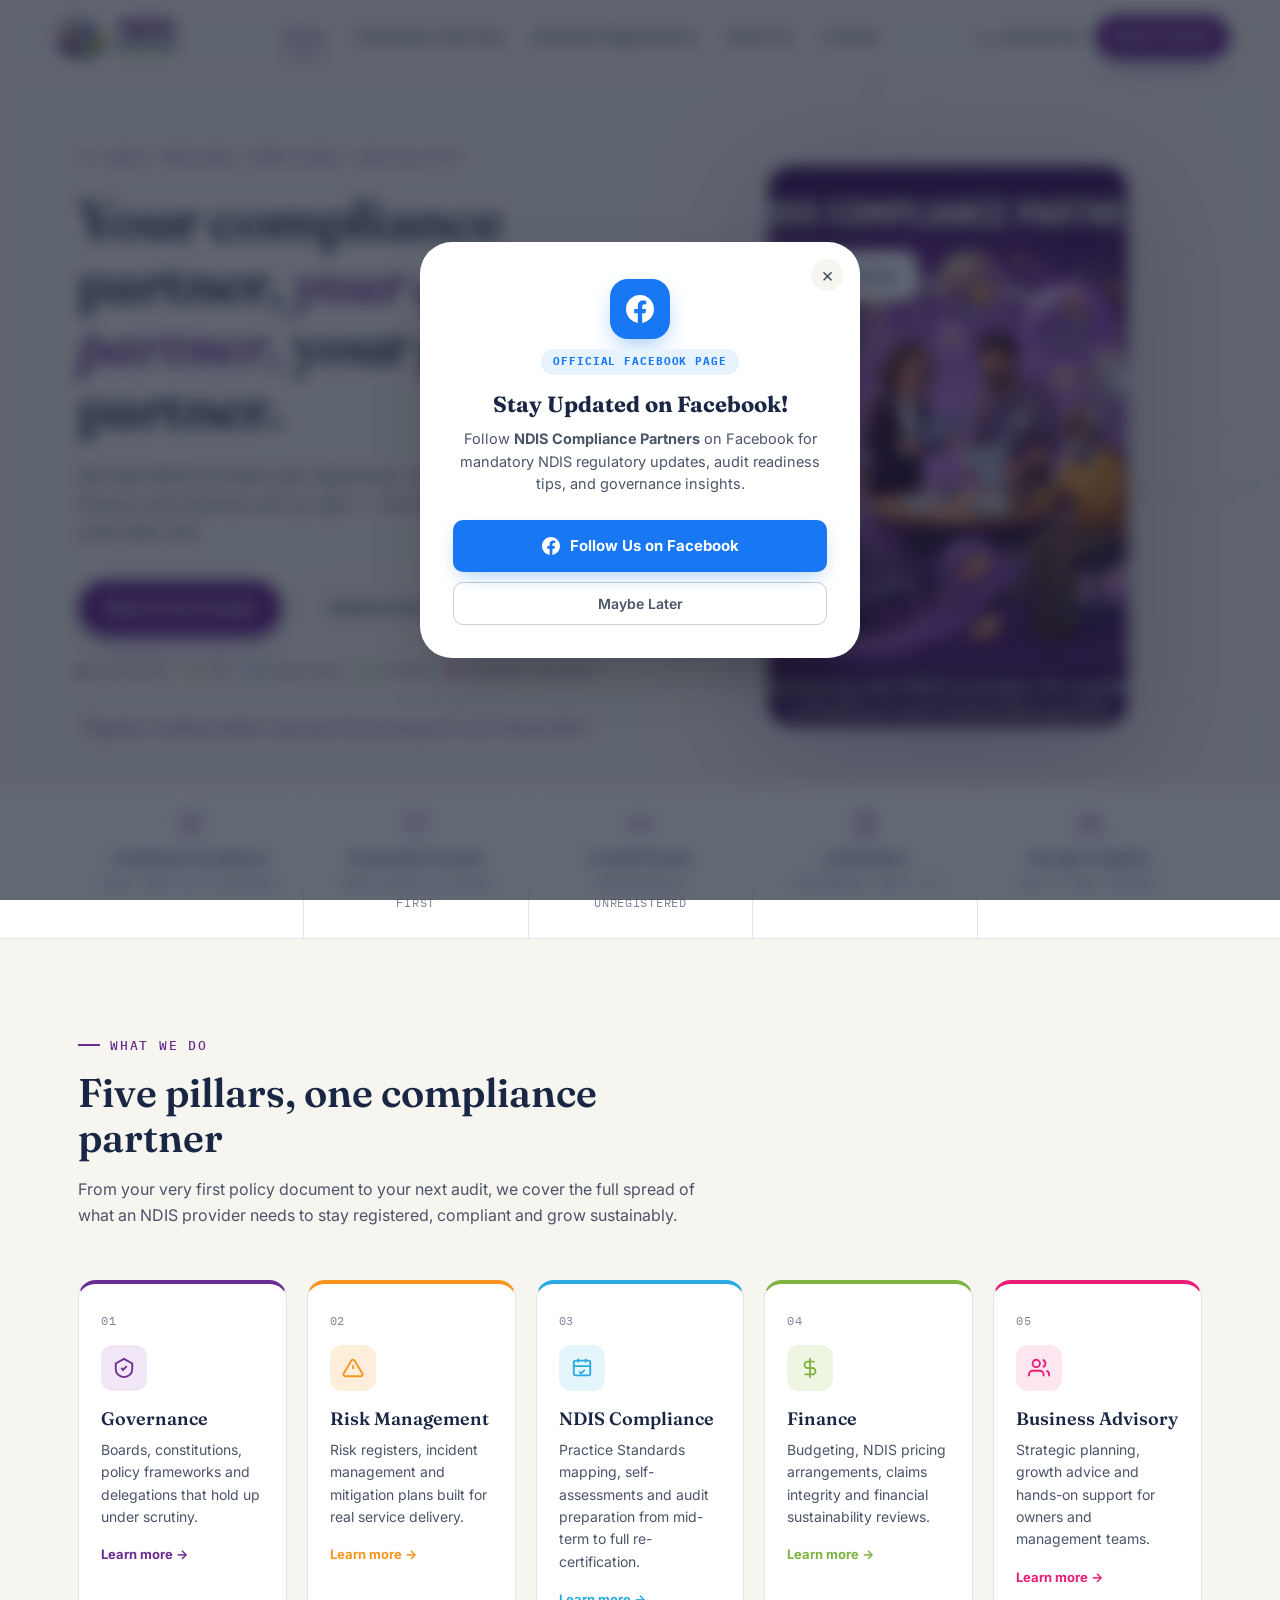
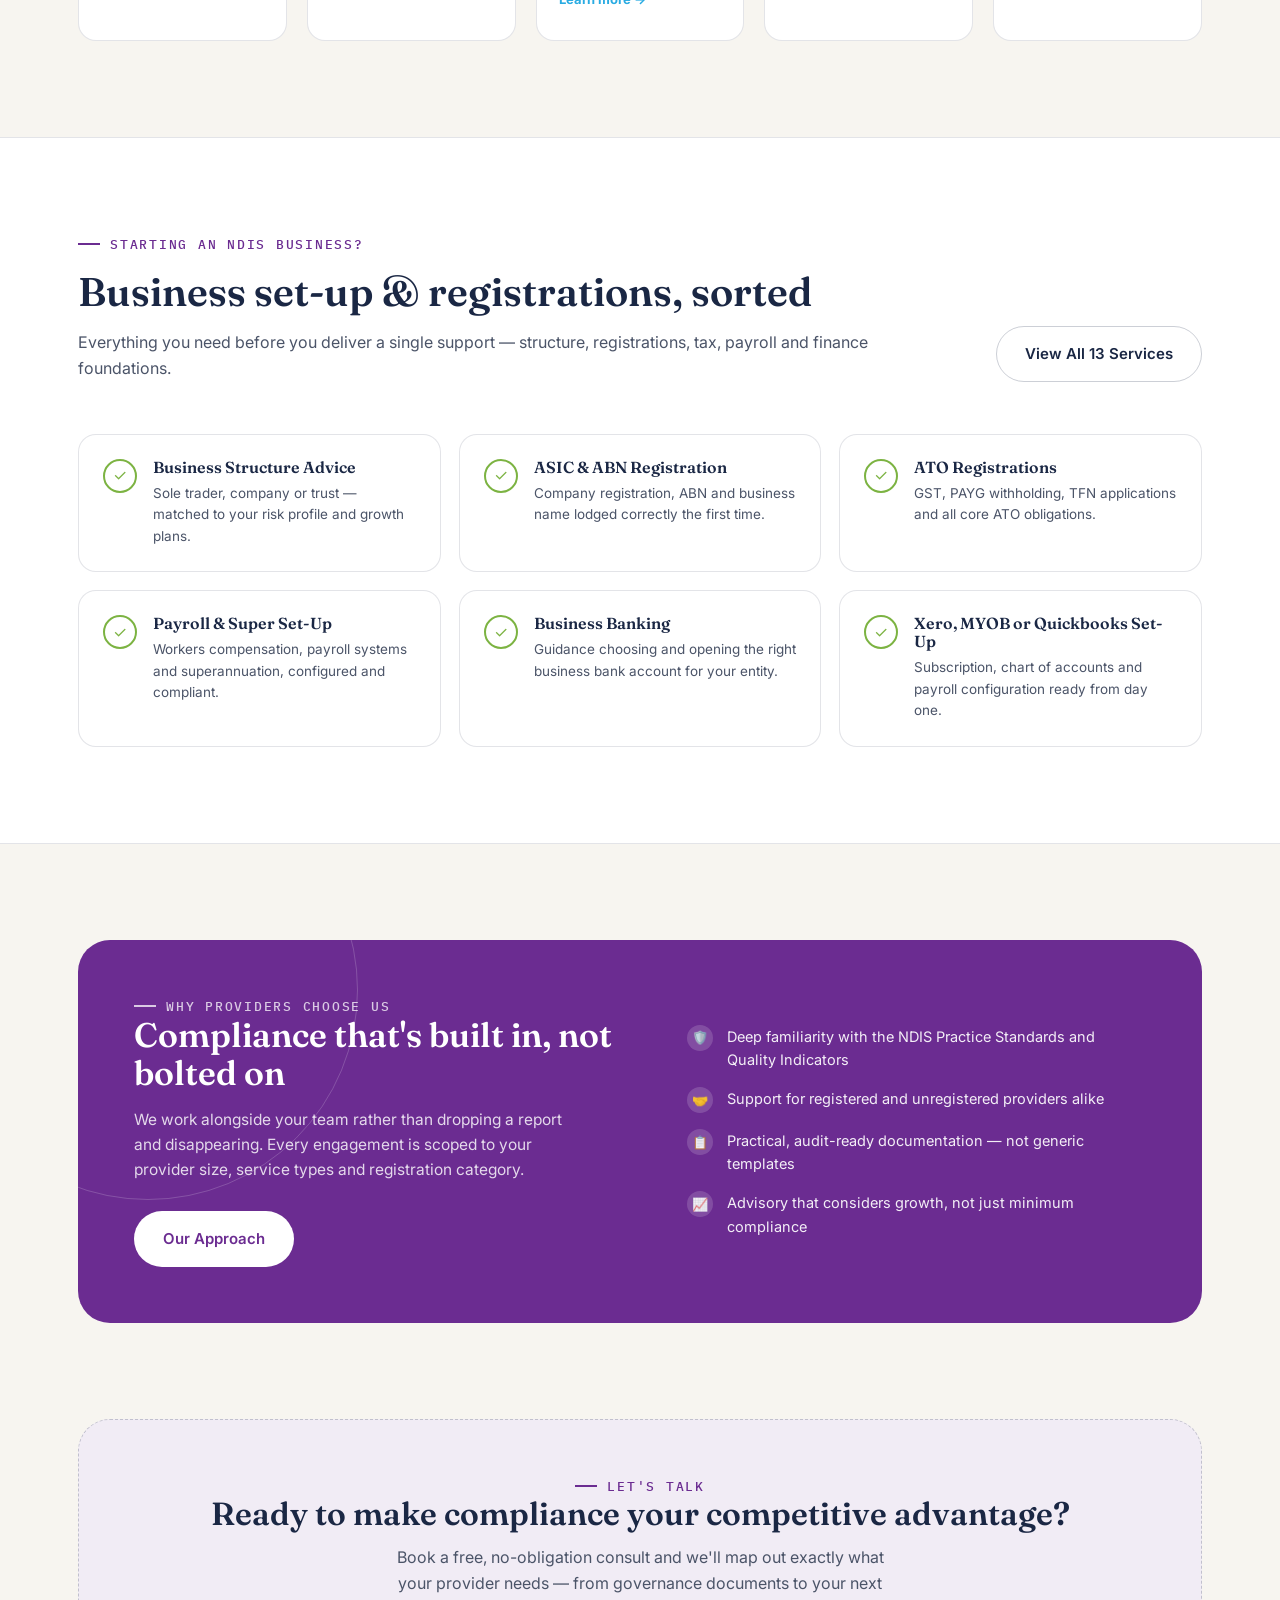
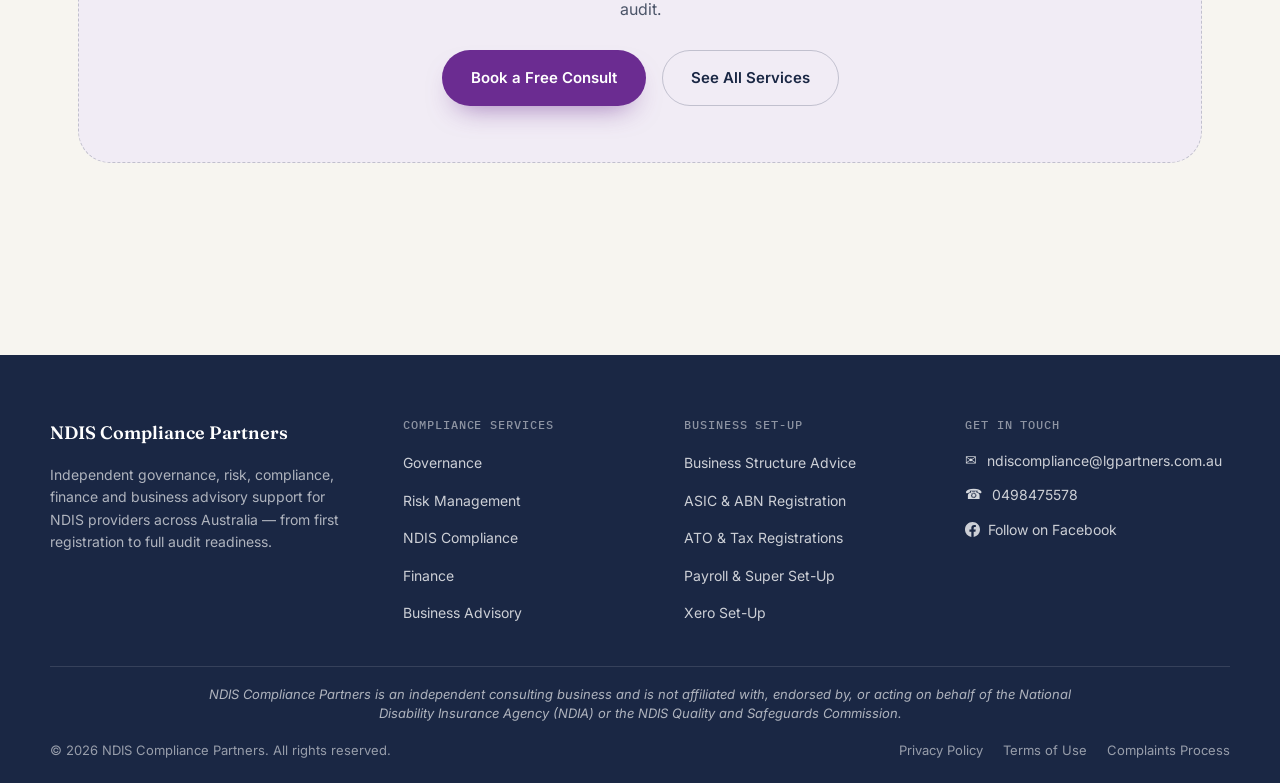
<file: index.html>
<!doctype html>
<html lang="en-AU">
  <head>
    <meta charset="UTF-8" />
    <meta name="viewport" content="width=device-width, initial-scale=1.0" />
    <title>
      NDIS Compliance Partners | Governance, Risk, Compliance &amp; Business
      Advisory
    </title>
    <meta
      name="description"
      content="NDIS Compliance Partners helps NDIS providers across Australia with governance, risk, compliance, finance and business advisory — plus full business registration support."
    />
    <link rel="icon" href="assets/images/favicon.ico" />
    <link rel="stylesheet" href="assets/css/style.css" />

    <!-- Global site tag (gtag.js) - Google Analytics -->
    <script async src="https://www.googletagmanager.com/gtag/js?id=G-LGWRYDMW37"></script>
    <script>
      window.dataLayer = window.dataLayer || [];
      function gtag() {
        dataLayer.push(arguments);
      }
      gtag("js", new Date());
      gtag("config", "G-LGWRYDMW37");
    </script>
  </head>
  <body>
    <div id="site-header"></div>

    <main>
      <!-- ================= HERO ================= -->
      <section class="hero">
        <div class="hero-orbit" aria-hidden="true"></div>
        <div class="wrap hero-grid">
          <div class="hero-copy">
            <div class="hero-kicker eyebrow">
              NDIS Provider Compliance Specialists
            </div>
            <h1>
              Your compliance partner, <em>your quality partner,</em> your
              growth partner.
            </h1>
            <p class="hero-lede">
              We help NDIS providers get registration, risk, compliance, finance
              and business set-up right — the first time, and every audit after
              that.
            </p>

            <div class="hero-cta-row">
              <a href="contact.html" class="btn btn-primary"
                >Book a Free Consult</a
              >
              <a href="services.html" class="btn btn-ghost"
                >Explore Our Services</a
              >
            </div>

            <div class="hero-dots">
              <span class="hero-dot"
                ><i style="background: var(--purple)"></i>Governance</span
              >
              <span class="hero-dot"
                ><i style="background: var(--orange)"></i>Risk</span
              >
              <span class="hero-dot"
                ><i style="background: var(--blue)"></i>Compliance</span
              >
              <span class="hero-dot"
                ><i style="background: var(--green)"></i>Finance</span
              >
              <span class="hero-dot"
                ><i style="background: var(--pink)"></i>Business Advisory</span
              >
            </div>

            <p class="hero-tagline script">
              "Together, building better outcomes for participants and
              communities."
            </p>
          </div>

          <div class="hero-badge-wrap">
            <video
              class="hero-video"
              autoplay
              muted
              loop
              playsinline
              preload="auto"
              poster="assets/images/hero-2.webp"
              aria-label="NDIS Compliance Partners hero video"
            >
              <source src="assets/images/hero-video.mp4" type="video/mp4" />
            </video>
            <div class="hero-float-card top">
              <span class="dot" style="background: var(--green)"></span>
              Audit ready, always
            </div>
            <!-- <div class="hero-float-card bottom">
              <span class="dot" style="background: var(--pink)"></span>
              108+ providers guided through set-up
            </div> -->
          </div>
        </div>
      </section>

      <!-- ================= STRIP ================= -->
      <div class="strip">
        <div class="wrap">
          <div class="strip-row">
            <div class="strip-item">
              <div class="strip-icon">
                <svg width="24" height="24" viewBox="0 0 24 24" fill="none" stroke="currentColor" stroke-width="2" stroke-linecap="round" stroke-linejoin="round"><path d="M12 22s8-4 8-10V5l-8-3-8 3v7c0 6 8 10 8 10z"></path><path d="m9 11 2 2 4-4"></path></svg>
              </div>
              Compliance Excellence<span>NDIS Practice Standards</span>
            </div>
            <div class="strip-item">
              <div class="strip-icon">
                <svg width="24" height="24" viewBox="0 0 24 24" fill="none" stroke="currentColor" stroke-width="2" stroke-linecap="round" stroke-linejoin="round"><path d="M19 14c1.49-1.46 3-3.21 3-5.5A5.5 5.5 0 0 0 16.5 3c-1.76 0-3 .5-4.5 2-1.5-1.5-2.74-2-4.5-2A5.5 5.5 0 0 0 2 8.5c0 2.3 1.5 4.05 3 5.5l7 7Z"></path></svg>
              </div>
              Community Focused<span>Participant outcomes first</span>
            </div>
            <div class="strip-item">
              <div class="strip-icon">
                <svg width="24" height="24" viewBox="0 0 24 24" fill="none" stroke="currentColor" stroke-width="2" stroke-linecap="round" stroke-linejoin="round"><path d="M3 10h4l4 4-2 2-4-4H3z"></path><path d="M21 14h-4l-4-4 2-2 4 4h4z"></path><path d="m11 14 2-2M13 10l-2 2"></path></svg>
              </div>
              Trusted Partner<span>Registered &amp; unregistered</span>
            </div>
            <div class="strip-item">
              <div class="strip-icon">
                <svg width="24" height="24" viewBox="0 0 24 24" fill="none" stroke="currentColor" stroke-width="2" stroke-linecap="round" stroke-linejoin="round"><path d="M14.5 2H6a2 2 0 0 0-2 2v16a2 2 0 0 0 2 2h12a2 2 0 0 0 2-2V7.5L14.5 2z"></path><polyline points="14 2 14 8 20 8"></polyline><path d="m9 15 2 2 4-4"></path></svg>
              </div>
              Audit Ready<span>Governance built in</span>
            </div>
            <div class="strip-item">
              <div class="strip-icon">
                <svg width="24" height="24" viewBox="0 0 24 24" fill="none" stroke="currentColor" stroke-width="2" stroke-linecap="round" stroke-linejoin="round"><path d="M17 21v-2a4 4 0 0 0-4-4H5a4 4 0 0 0-4 4v2"></path><circle cx="9" cy="7" r="4"></circle><path d="M23 21v-2a4 4 0 0 0-3-3.87"></path><path d="M16 3.13a4 4 0 0 1 0 7.75"></path></svg>
              </div>
              Stronger Together<span>End-to-end support</span>
            </div>
          </div>
        </div>
      </div>

      <!-- ================= PILLARS ================= -->
      <section class="section-pad">
        <div class="wrap">
          <div class="section-head reveal">
            <div class="eyebrow">What We Do</div>
            <h2>Five pillars, one compliance partner</h2>
            <p>
              From your very first policy document to your next audit, we cover
              the full spread of what an NDIS provider needs to stay registered, compliant
              and grow sustainably.
            </p>
          </div>

          <div class="pillars">
            <div class="pillar-card c-purple reveal">
              <div class="pillar-num">01</div>
              <div class="pillar-icon">
                <svg
                  width="22"
                  height="22"
                  viewBox="0 0 24 24"
                  fill="none"
                  stroke="currentColor"
                  stroke-width="2"
                >
                  <path
                    d="M12 2 3 7v6c0 5 3.8 8.7 9 9 5.2-.3 9-4 9-9V7l-9-5Z"
                  />
                  <path d="M9 12l2 2 4-4" />
                </svg>
              </div>
              <h3>Governance</h3>
              <p>
                Boards, constitutions, policy frameworks and delegations that
                hold up under scrutiny.
              </p>
              <a href="services.html#governance" class="more">Learn more →</a>
            </div>

            <div class="pillar-card c-orange reveal">
              <div class="pillar-num">02</div>
              <div class="pillar-icon">
                <svg
                  width="22"
                  height="22"
                  viewBox="0 0 24 24"
                  fill="none"
                  stroke="currentColor"
                  stroke-width="2"
                >
                  <path
                    d="M10.29 3.86 1.82 18a2 2 0 0 0 1.71 3h16.94a2 2 0 0 0 1.71-3L13.71 3.86a2 2 0 0 0-3.42 0Z"
                  />
                  <path d="M12 9v4" />
                  <path d="M12 17h.01" />
                </svg>
              </div>
              <h3>Risk Management</h3>
              <p>
                Risk registers, incident management and mitigation plans built
                for real service delivery.
              </p>
              <a href="services.html#risk" class="more">Learn more →</a>
            </div>

            <div class="pillar-card c-blue reveal">
              <div class="pillar-num">03</div>
              <div class="pillar-icon">
                <svg
                  width="22"
                  height="22"
                  viewBox="0 0 24 24"
                  fill="none"
                  stroke="currentColor"
                  stroke-width="2"
                >
                  <rect x="3" y="4" width="18" height="16" rx="2" />
                  <path d="M8 2v4M16 2v4M3 10h18" />
                  <path d="m9 16 2 2 4-4" />
                </svg>
              </div>
              <h3>NDIS Compliance</h3>
              <p>
                Practice Standards mapping, self-assessments and audit
                preparation from mid-term to full re-certification.
              </p>
              <a href="services.html#compliance" class="more">Learn more →</a>
            </div>

            <div class="pillar-card c-green reveal">
              <div class="pillar-num">04</div>
              <div class="pillar-icon">
                <svg
                  width="22"
                  height="22"
                  viewBox="0 0 24 24"
                  fill="none"
                  stroke="currentColor"
                  stroke-width="2"
                >
                  <path
                    d="M12 1v22M17 5H9.5a3.5 3.5 0 0 0 0 7h5a3.5 3.5 0 0 1 0 7H6"
                  />
                </svg>
              </div>
              <h3>Finance</h3>
              <p>
                Budgeting, NDIS pricing arrangements, claims integrity and
                financial sustainability reviews.
              </p>
              <a href="services.html#finance" class="more">Learn more →</a>
            </div>

            <div class="pillar-card c-pink reveal">
              <div class="pillar-num">05</div>
              <div class="pillar-icon">
                <svg
                  width="22"
                  height="22"
                  viewBox="0 0 24 24"
                  fill="none"
                  stroke="currentColor"
                  stroke-width="2"
                >
                  <path d="M17 21v-2a4 4 0 0 0-4-4H5a4 4 0 0 0-4 4v2" />
                  <circle cx="9" cy="7" r="4" />
                  <path d="M23 21v-2a4 4 0 0 0-3-3.87" />
                  <path d="M16 3.13a4 4 0 0 1 0 7.75" />
                </svg>
              </div>
              <h3>Business Advisory</h3>
              <p>
                Strategic planning, growth advice and hands-on support for
                owners and management teams.
              </p>
              <a href="services.html#advisory" class="more">Learn more →</a>
            </div>
          </div>
        </div>
      </section>

      <!-- ================= BUSINESS SET-UP TEASER ================= -->
      <section
        class="section-pad"
        style="
          background: var(--surface);
          border-top: 1px solid var(--line);
          border-bottom: 1px solid var(--line);
        "
      >
        <div class="wrap">
          <div class="section-head split reveal">
            <div>
              <div class="eyebrow">Starting An NDIS Business?</div>
              <h2>Business set-up &amp; registrations, sorted</h2>
              <p>
                Everything you need before you deliver a single support —
                structure, registrations, tax, payroll and finance foundations.
              </p>
            </div>
            <a href="business-registrations.html" class="btn btn-ghost"
              >View All 13 Services</a
            >
          </div>

          <div class="checklist-grid">
            <div class="check-card reveal">
              <div class="check-mark">✓</div>
              <div>
                <h3>Business Structure Advice</h3>
                <p>
                  Sole trader, company or trust — matched to your risk profile
                  and growth plans.
                </p>
              </div>
            </div>
            <div class="check-card reveal">
              <div class="check-mark">✓</div>
              <div>
                <h3>ASIC &amp; ABN Registration</h3>
                <p>
                  Company registration, ABN and business name lodged correctly
                  the first time.
                </p>
              </div>
            </div>
            <div class="check-card reveal">
              <div class="check-mark">✓</div>
              <div>
                <h3>ATO Registrations</h3>
                <p>
                  GST, PAYG withholding, TFN applications and all core ATO
                  obligations.
                </p>
              </div>
            </div>
            <div class="check-card reveal">
              <div class="check-mark">✓</div>
              <div>
                <h3>Payroll &amp; Super Set-Up</h3>
                <p>
                  Workers compensation, payroll systems and superannuation,
                  configured and compliant.
                </p>
              </div>
            </div>
            <div class="check-card reveal">
              <div class="check-mark">✓</div>
              <div>
                <h3>Business Banking</h3>
                <p>
                  Guidance choosing and opening the right business bank account
                  for your entity.
                </p>
              </div>
            </div>
            <div class="check-card reveal">
              <div class="check-mark">✓</div>
              <div>
                <h3>Xero, MYOB or Quickbooks Set-Up</h3>
                <p>
                  Subscription, chart of accounts and payroll configuration
                  ready from day one.
                </p>
              </div>
            </div>
          </div>
        </div>
      </section>

      <!-- ================= WHY / BAND ================= -->
      <section class="section-pad">
        <div class="wrap">
          <div class="band reveal">
            <div class="band-grid">
              <div>
                <div class="eyebrow" style="color: rgba(255, 255, 255, 0.75)">
                  Why Providers Choose Us
                </div>
                <h2>Compliance that's built in, not bolted on</h2>
                <p>
                  We work alongside your team rather than dropping a report and
                  disappearing. Every engagement is scoped to your provider
                  size, service types and registration category.
                </p>
                <div class="hero-cta-row" style="margin-top: 28px">
                  <a href="about.html" class="btn btn-light">Our Approach</a>
                </div>
              </div>
              <ul class="band-list">
                <li>
                  <span class="ico">🛡️</span>Deep familiarity with the NDIS
                  Practice Standards and Quality Indicators
                </li>
                <li>
                  <span class="ico">🤝</span>Support for registered and
                  unregistered providers alike
                </li>
                <li>
                  <span class="ico">📋</span>Practical, audit-ready
                  documentation — not generic templates
                </li>
                <li>
                  <span class="ico">📈</span>Advisory that considers growth, not
                  just minimum compliance
                </li>
              </ul>
            </div>
          </div>
        </div>
      </section>

      <!-- ================= CTA ================= -->
      <section class="section-pad" style="padding-top: 0">
        <div class="wrap">
          <div class="cta-panel reveal">
            <div class="eyebrow" style="justify-content: center">
              Let's Talk
            </div>
            <h2>Ready to make compliance your competitive advantage?</h2>
            <p>
              Book a free, no-obligation consult and we'll map out exactly what
              your provider needs — from governance documents to your next
              audit.
            </p>
            <div class="btn-row">
              <a href="contact.html" class="btn btn-primary"
                >Book a Free Consult</a
              >
              <a href="services.html" class="btn btn-ghost">See All Services</a>
            </div>
          </div>
        </div>
      </section>
    </main>

    <div id="site-footer"></div>

    <script src="assets/js/common.js"></script>
    <script src="assets/js/main.js"></script>
    <script>
      NDISCP.init("home");
    </script>
  </body>
</html>
</file>
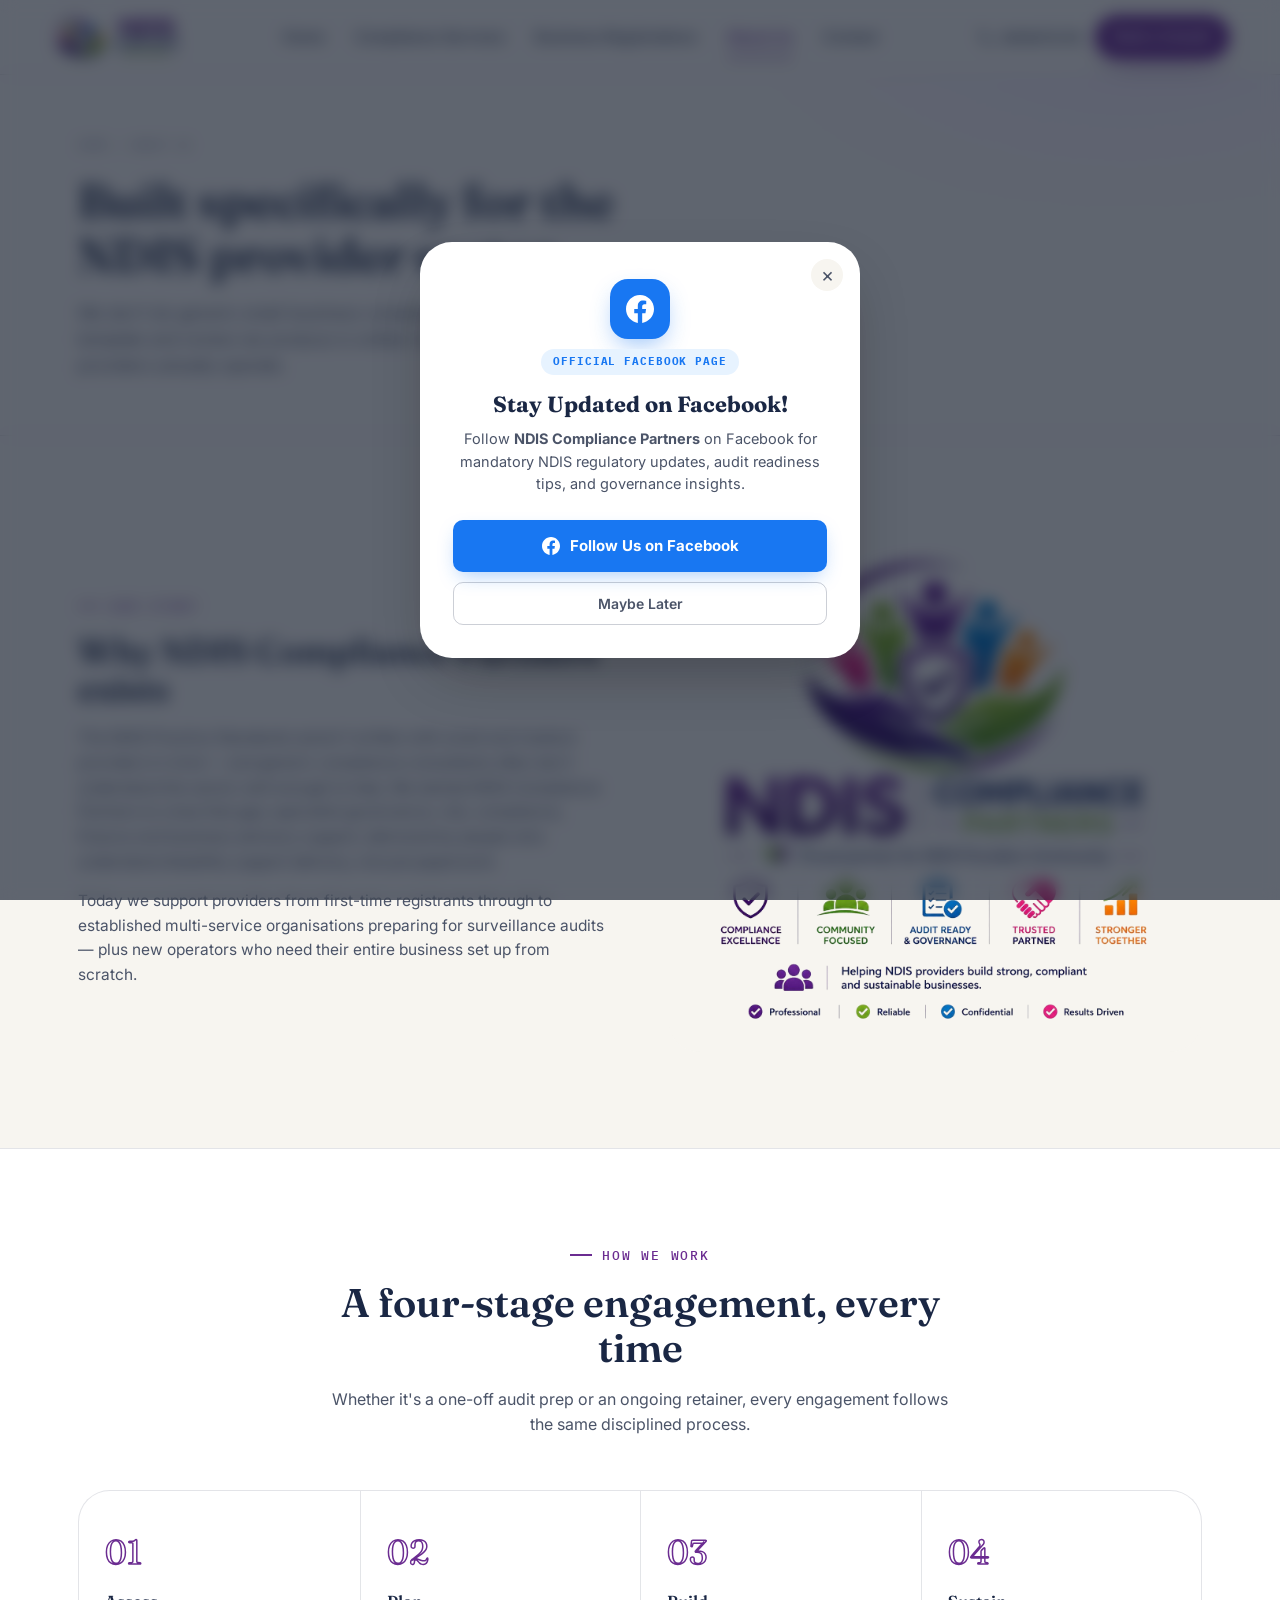
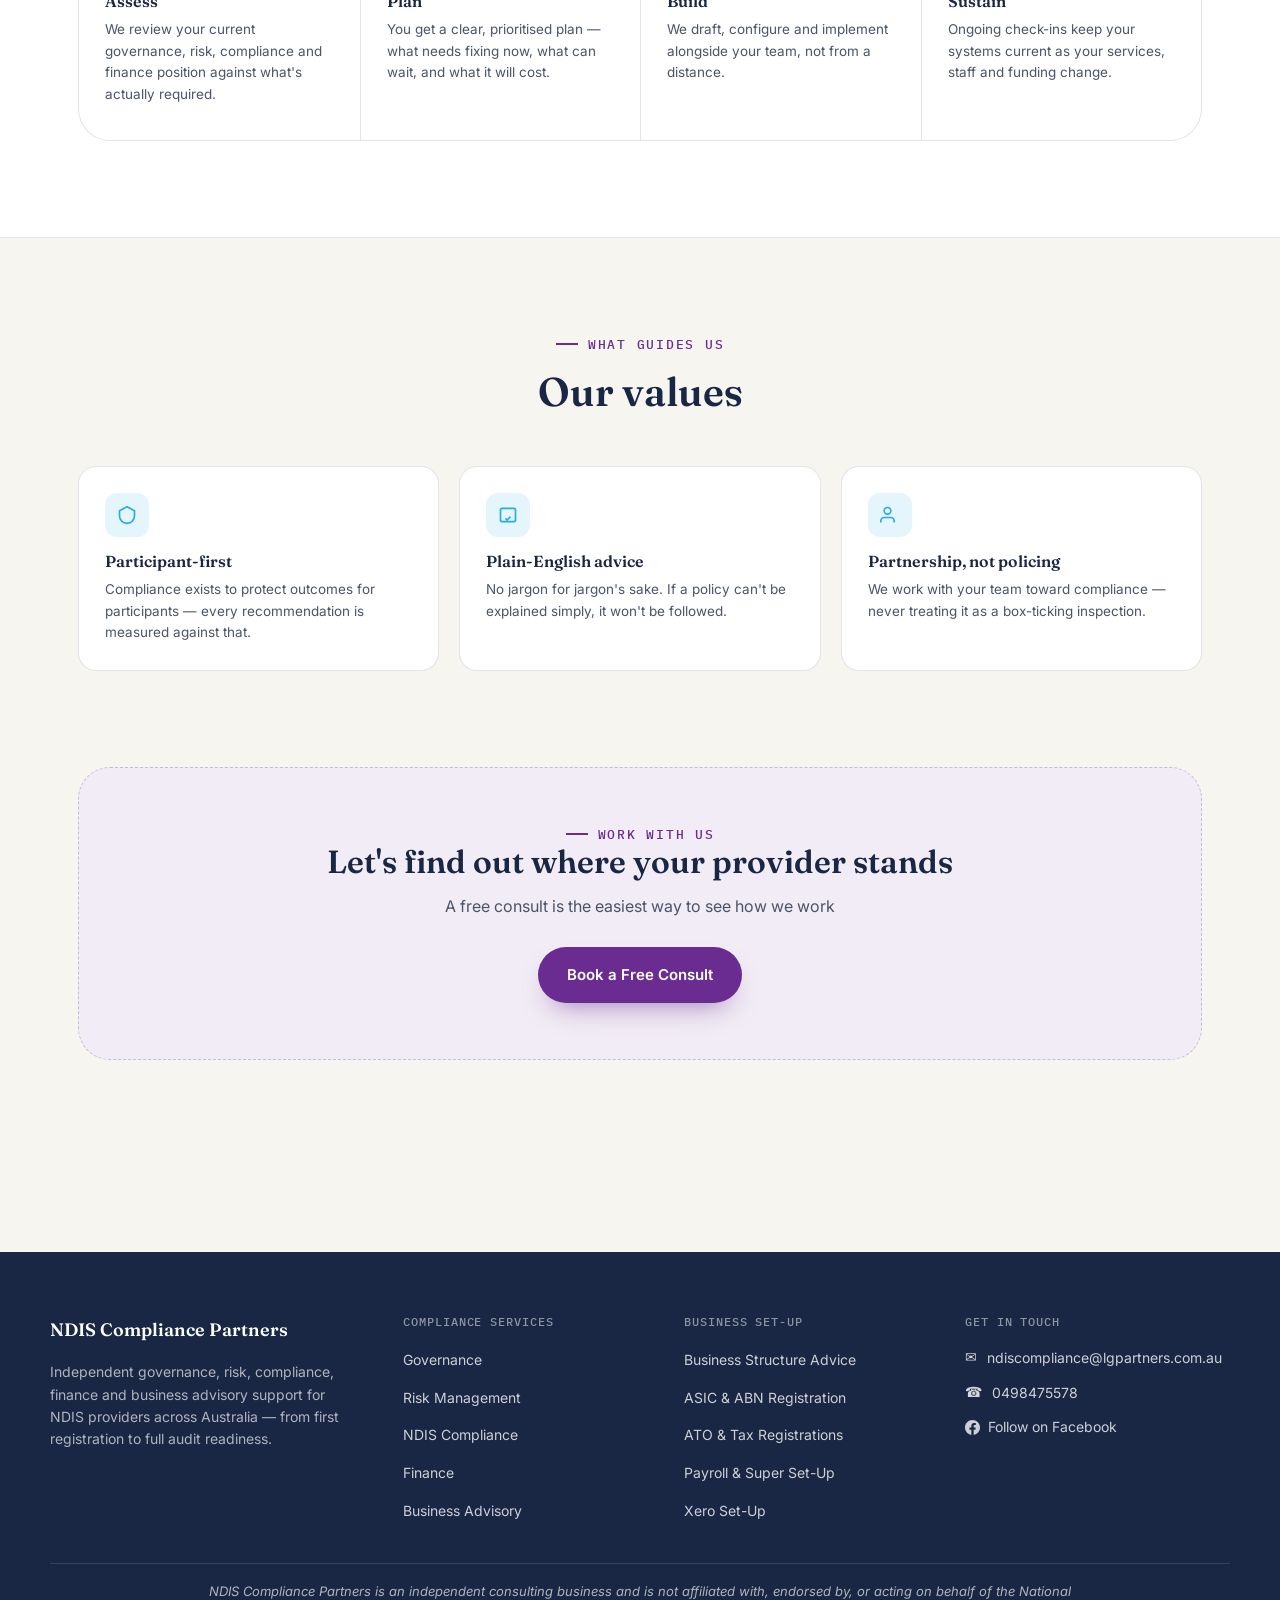
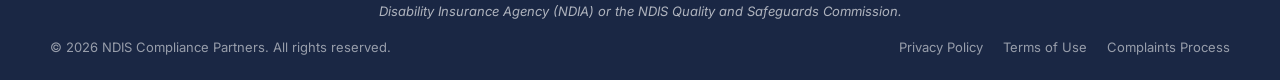
<file: about.html>
<!doctype html>
<html lang="en-AU">
  <head>
    <meta charset="UTF-8" />
    <meta name="viewport" content="width=device-width, initial-scale=1.0" />
    <title>About Us | NDIS Compliance Partners</title>
    <meta
      name="description"
      content="Learn how NDIS Compliance Partners supports NDIS providers with governance, risk, compliance, finance and business advisory."
    />
    <link rel="icon" href="assets/images/favicon.ico" />
    <link rel="stylesheet" href="assets/css/style.css" />

    <!-- Global site tag (gtag.js) - Google Analytics -->
    <script async src="https://www.googletagmanager.com/gtag/js?id=G-LGWRYDMW37"></script>
    <script>
      window.dataLayer = window.dataLayer || [];
      function gtag() {
        dataLayer.push(arguments);
      }
      gtag("js", new Date());
      gtag("config", "G-LGWRYDMW37");
    </script>
  </head>
  <body>
    <div id="site-header"></div>

    <main>
      <section class="page-hero">
        <div class="wrap">
          <div class="breadcrumb">
            <a href="index.html">Home</a> / <span>About Us</span>
          </div>
          <h1>Built specifically for the NDIS provider sector</h1>
          <p>
            We don't do generic small-business compliance. Every framework,
            template and review we produce is written for how disability support
            providers actually operate.
          </p>
        </div>
      </section>

      <section class="section-pad">
        <div class="wrap split-media">
          <div>
            <div class="eyebrow">Our Story</div>
            <h2 style="margin-top: 16px; font-size: clamp(24px, 3vw, 34px)">
              Why NDIS Compliance Partners exists
            </h2>
            <p
              style="
                margin-top: 18px;
                color: var(--ink-soft);
                font-size: 15.5px;
              "
            >
              The NDIS Practice Standards weren't written with small and medium
              providers in mind — and generic compliance consultants often don't
              understand the sector well enough to help. We started NDIS
              Compliance Partners to close that gap: specialist governance,
              risk, compliance, finance and business advisory support, delivered
              by people who understand disability support delivery, not just
              paperwork.
            </p>
            <p
              style="
                margin-top: 14px;
                color: var(--ink-soft);
                font-size: 15.5px;
              "
            >
              Today we support providers from first-time registrants through to
              established multi-service organisations preparing for surveillance
              audits — plus new operators who need their entire business set up
              from scratch.
            </p>
          </div>
          <div class="media">
            <img
              src="assets/images/about-image.png"
              alt="NDIS Compliance Partners badge"
            />
          </div>
        </div>
      </section>

      <section
        class="section-pad"
        style="
          background: var(--surface);
          border-top: 1px solid var(--line);
          border-bottom: 1px solid var(--line);
        "
      >
        <div class="wrap">
          <div class="section-head center reveal">
            <div class="eyebrow">How We Work</div>
            <h2>A four-stage engagement, every time</h2>
            <p>
              Whether it's a one-off audit prep or an ongoing retainer, every
              engagement follows the same disciplined process.
            </p>
          </div>
          <div class="process reveal">
            <div class="process-step">
              <div class="num">01</div>
              <h3>Assess</h3>
              <p>
                We review your current governance, risk, compliance and finance
                position against what's actually required.
              </p>
            </div>
            <div class="process-step">
              <div class="num">02</div>
              <h3>Plan</h3>
              <p>
                You get a clear, prioritised plan — what needs fixing now, what
                can wait, and what it will cost.
              </p>
            </div>
            <div class="process-step">
              <div class="num">03</div>
              <h3>Build</h3>
              <p>
                We draft, configure and implement alongside your team, not from
                a distance.
              </p>
            </div>
            <div class="process-step">
              <div class="num">04</div>
              <h3>Sustain</h3>
              <p>
                Ongoing check-ins keep your systems current as your services,
                staff and funding change.
              </p>
            </div>
          </div>
        </div>
      </section>

      <section class="section-pad">
        <div class="wrap">
          <div class="section-head center reveal">
            <div class="eyebrow">What Guides Us</div>
            <h2>Our values</h2>
          </div>
          <div class="value-grid reveal">
            <div class="value-card">
              <div class="ico">
                <svg
                  width="20"
                  height="20"
                  viewBox="0 0 24 24"
                  fill="none"
                  stroke="currentColor"
                  stroke-width="2"
                >
                  <path
                    d="M12 2 3 7v6c0 5 3.8 8.7 9 9 5.2-.3 9-4 9-9V7l-9-5Z"
                  />
                </svg>
              </div>
              <h3>Participant-first</h3>
              <p>
                Compliance exists to protect outcomes for participants — every
                recommendation is measured against that.
              </p>
            </div>
            <div class="value-card">
              <div class="ico">
                <svg
                  width="20"
                  height="20"
                  viewBox="0 0 24 24"
                  fill="none"
                  stroke="currentColor"
                  stroke-width="2"
                >
                  <path d="m9 16 2 2 4-4" />
                  <rect x="3" y="4" width="18" height="16" rx="2" />
                </svg>
              </div>
              <h3>Plain-English advice</h3>
              <p>
                No jargon for jargon's sake. If a policy can't be explained
                simply, it won't be followed.
              </p>
            </div>
            <div class="value-card">
              <div class="ico">
                <svg
                  width="20"
                  height="20"
                  viewBox="0 0 24 24"
                  fill="none"
                  stroke="currentColor"
                  stroke-width="2"
                >
                  <path d="M17 21v-2a4 4 0 0 0-4-4H5a4 4 0 0 0-4 4v2" />
                  <circle cx="9" cy="7" r="4" />
                </svg>
              </div>
              <h3>Partnership, not policing</h3>
              <p>
                We work with your team toward compliance — never treating it as
                a box-ticking inspection.
              </p>
            </div>
          </div>
        </div>
      </section>

      <section class="section-pad" style="padding-top: 0">
        <div class="wrap">
          <div class="cta-panel reveal">
            <div class="eyebrow" style="justify-content: center">
              Work With Us
            </div>
            <h2>Let's find out where your provider stands</h2>
            <p>
              A free consult is the easiest way to see how we work
            </p>
            <div class="btn-row">
              <a href="contact.html" class="btn btn-primary"
                >Book a Free Consult</a
              >
            </div>
          </div>
        </div>
      </section>
    </main>

    <div id="site-footer"></div>

    <script src="assets/js/common.js"></script>
    <script src="assets/js/main.js"></script>
    <script>
      NDISCP.init("about");
    </script>
  </body>
</html>
</file>
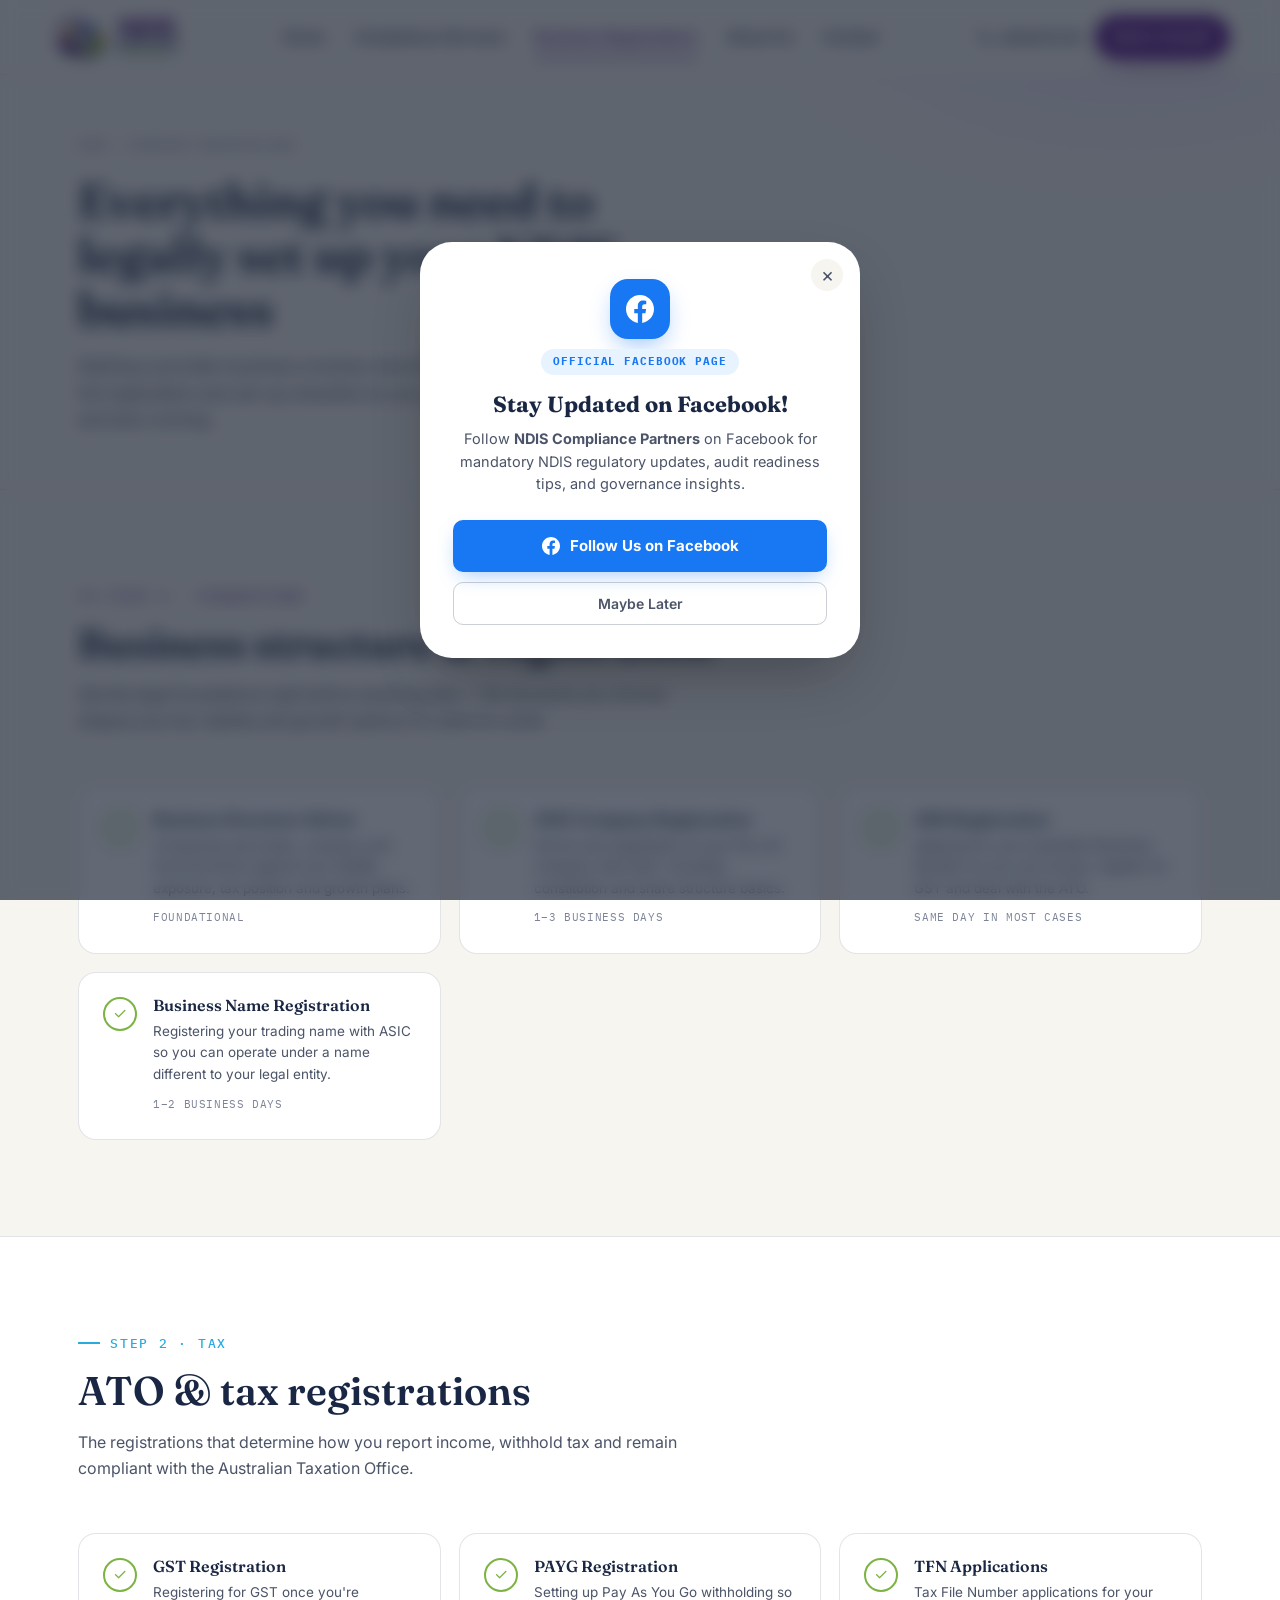
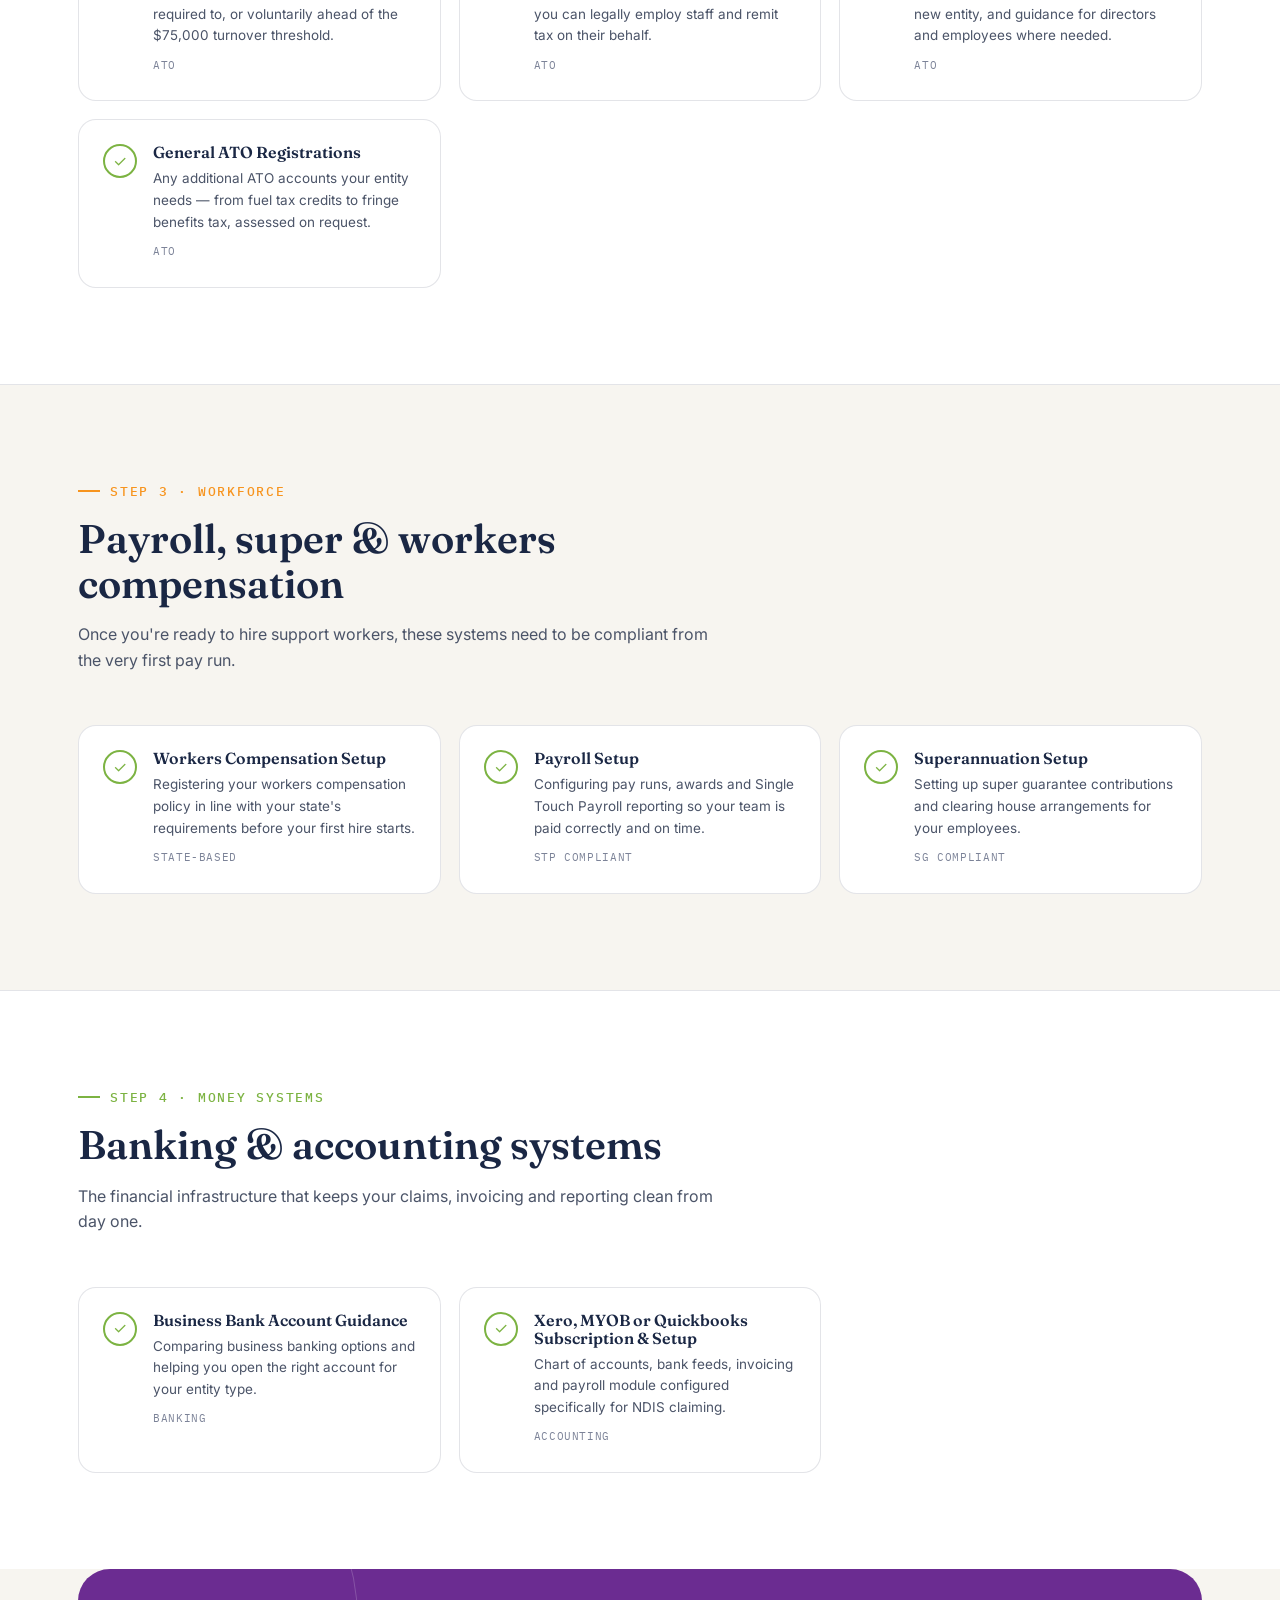
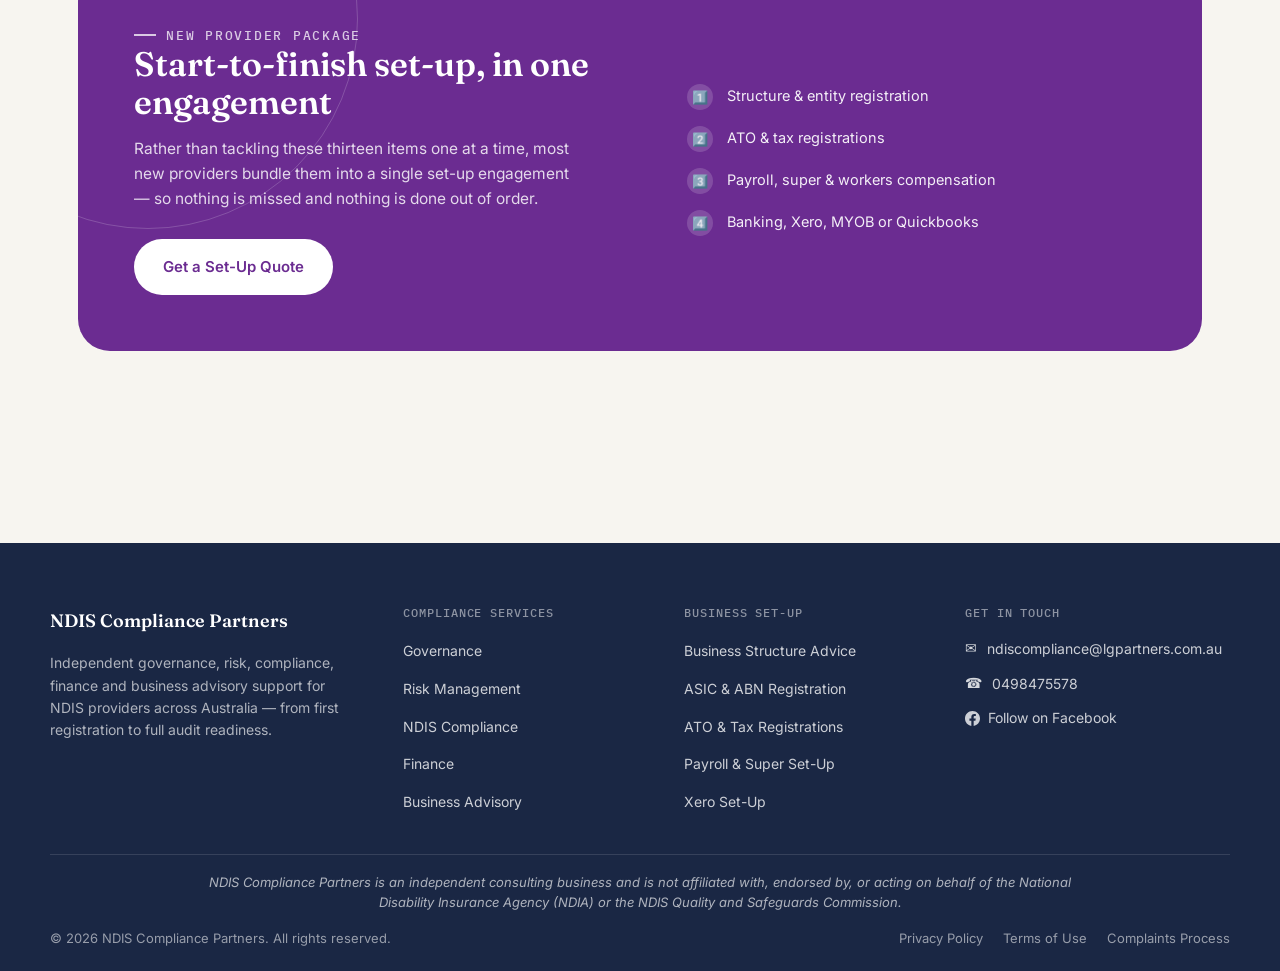
<file: business-registrations.html>
<!doctype html>
<html lang="en-AU">
  <head>
    <meta charset="UTF-8" />
    <meta name="viewport" content="width=device-width, initial-scale=1.0" />
    <title>
      Business Registrations &amp; Set-Up | NDIS Compliance Partners
    </title>
    <meta
      name="description"
      content="Business structure advice, ASIC and ABN registration, ATO registrations, payroll, superannuation and Xero set-up for new and growing NDIS providers."
    />
    <link rel="icon" href="assets/images/favicon.ico" />
    <link rel="stylesheet" href="assets/css/style.css" />

    <!-- Global site tag (gtag.js) - Google Analytics -->
    <script async src="https://www.googletagmanager.com/gtag/js?id=G-LGWRYDMW37"></script>
    <script>
      window.dataLayer = window.dataLayer || [];
      function gtag() {
        dataLayer.push(arguments);
      }
      gtag("js", new Date());
      gtag("config", "G-LGWRYDMW37");
    </script>
  </head>
  <body>
    <div id="site-header"></div>

    <main>
      <section class="page-hero">
        <div class="wrap">
          <div class="breadcrumb">
            <a href="index.html">Home</a> / <span>Business Registrations</span>
          </div>
          <h1>Everything you need to legally set up your NDIS business</h1>
          <p>
            Starting a provider business involves more than one form. We handle
            the full registration and set-up checklist so you can focus on
            getting your services running.
          </p>
        </div>
      </section>

      <!-- STRUCTURE -->
      <section id="structure" class="section-pad">
        <div class="wrap">
          <div class="section-head reveal">
            <div class="eyebrow c-purple" style="color: var(--purple)">
              Step 1 &middot; Foundations
            </div>
            <h2>Business structure &amp; registration</h2>
            <p>
              Get the legal foundations right before anything else — the
              structure you choose shapes your tax, liability and growth options
              for years to come.
            </p>
          </div>
          <div class="checklist-grid">
            <div class="check-card reveal">
              <div class="check-mark">✓</div>
              <div>
                <h3>Business Structure Advice</h3>
                <p>
                  Comparing sole trader, company and trust structures against
                  your liability exposure, tax position and growth plans.
                </p>
                <span class="check-tag">Foundational</span>
              </div>
            </div>
            <div class="check-card reveal" id="asic">
              <div class="check-mark">✓</div>
              <div>
                <h3>ASIC Company Registration</h3>
                <p>
                  End-to-end registration of your Pty Ltd company with ASIC,
                  including constitution and share structure basics.
                </p>
                <span class="check-tag">1&ndash;3 business days</span>
              </div>
            </div>
            <div class="check-card reveal">
              <div class="check-mark">✓</div>
              <div>
                <h3>ABN Registration</h3>
                <p>
                  Applying for your Australian Business Number so you can
                  invoice, register for GST and deal with the ATO.
                </p>
                <span class="check-tag">Same day in most cases</span>
              </div>
            </div>
            <div class="check-card reveal">
              <div class="check-mark">✓</div>
              <div>
                <h3>Business Name Registration</h3>
                <p>
                  Registering your trading name with ASIC so you can operate
                  under a name different to your legal entity.
                </p>
                <span class="check-tag">1&ndash;2 business days</span>
              </div>
            </div>
          </div>
        </div>
      </section>

      <!-- ATO -->
      <section
        id="ato"
        class="section-pad"
        style="
          background: var(--surface);
          border-top: 1px solid var(--line);
          border-bottom: 1px solid var(--line);
        "
      >
        <div class="wrap">
          <div class="section-head reveal">
            <div class="eyebrow" style="color: var(--blue)">
              Step 2 &middot; Tax
            </div>
            <h2>ATO &amp; tax registrations</h2>
            <p>
              The registrations that determine how you report income, withhold
              tax and remain compliant with the Australian Taxation Office.
            </p>
          </div>
          <div class="checklist-grid">
            <div class="check-card reveal">
              <div class="check-mark">✓</div>
              <div>
                <h3>GST Registration</h3>
                <p>
                  Registering for GST once you're required to, or voluntarily
                  ahead of the $75,000 turnover threshold.
                </p>
                <span class="check-tag">ATO</span>
              </div>
            </div>
            <div class="check-card reveal">
              <div class="check-mark">✓</div>
              <div>
                <h3>PAYG Registration</h3>
                <p>
                  Setting up Pay As You Go withholding so you can legally employ
                  staff and remit tax on their behalf.
                </p>
                <span class="check-tag">ATO</span>
              </div>
            </div>
            <div class="check-card reveal">
              <div class="check-mark">✓</div>
              <div>
                <h3>TFN Applications</h3>
                <p>
                  Tax File Number applications for your new entity, and guidance
                  for directors and employees where needed.
                </p>
                <span class="check-tag">ATO</span>
              </div>
            </div>
            <div class="check-card reveal">
              <div class="check-mark">✓</div>
              <div>
                <h3>General ATO Registrations</h3>
                <p>
                  Any additional ATO accounts your entity needs — from fuel tax
                  credits to fringe benefits tax, assessed on request.
                </p>
                <span class="check-tag">ATO</span>
              </div>
            </div>
          </div>
        </div>
      </section>

      <!-- PAYROLL -->
      <section id="payroll" class="section-pad">
        <div class="wrap">
          <div class="section-head reveal">
            <div class="eyebrow" style="color: var(--orange)">
              Step 3 &middot; Workforce
            </div>
            <h2>Payroll, super &amp; workers compensation</h2>
            <p>
              Once you're ready to hire support workers, these systems need to
              be compliant from the very first pay run.
            </p>
          </div>
          <div class="checklist-grid">
            <div class="check-card reveal">
              <div class="check-mark">✓</div>
              <div>
                <h3>Workers Compensation Setup</h3>
                <p>
                  Registering your workers compensation policy in line with your
                  state's requirements before your first hire starts.
                </p>
                <span class="check-tag">State-based</span>
              </div>
            </div>
            <div class="check-card reveal">
              <div class="check-mark">✓</div>
              <div>
                <h3>Payroll Setup</h3>
                <p>
                  Configuring pay runs, awards and Single Touch Payroll
                  reporting so your team is paid correctly and on time.
                </p>
                <span class="check-tag">STP compliant</span>
              </div>
            </div>
            <div class="check-card reveal">
              <div class="check-mark">✓</div>
              <div>
                <h3>Superannuation Setup</h3>
                <p>
                  Setting up super guarantee contributions and clearing house
                  arrangements for your employees.
                </p>
                <span class="check-tag">SG compliant</span>
              </div>
            </div>
          </div>
        </div>
      </section>

      <!-- BANKING & XERO -->
      <section
        id="xero"
        class="section-pad"
        style="background: var(--surface); border-top: 1px solid var(--line)"
      >
        <div class="wrap">
          <div class="section-head reveal">
            <div class="eyebrow" style="color: var(--green)">
              Step 4 &middot; Money Systems
            </div>
            <h2>Banking &amp; accounting systems</h2>
            <p>
              The financial infrastructure that keeps your claims, invoicing and
              reporting clean from day one.
            </p>
          </div>
          <div class="checklist-grid">
            <div class="check-card reveal">
              <div class="check-mark">✓</div>
              <div>
                <h3>Business Bank Account Guidance</h3>
                <p>
                  Comparing business banking options and helping you open the
                  right account for your entity type.
                </p>
                <span class="check-tag">Banking</span>
              </div>
            </div>
            <div class="check-card reveal">
              <div class="check-mark">✓</div>
              <div>
                <h3>Xero, MYOB or Quickbooks Subscription &amp; Setup</h3>
                <p>
                  Chart of accounts, bank feeds, invoicing and payroll module
                  configured specifically for NDIS claiming.
                </p>
                <span class="check-tag">Accounting</span>
              </div>
            </div>
          </div>
        </div>
      </section>

      <!-- PACKAGE CTA -->
      <section class="section-pad" style="padding-top: 0">
        <div class="wrap">
          <div class="band reveal">
            <div class="band-grid">
              <div>
                <div class="eyebrow" style="color: rgba(255, 255, 255, 0.75)">
                  New Provider Package
                </div>
                <h2>Start-to-finish set-up, in one engagement</h2>
                <p>
                  Rather than tackling these thirteen items one at a time, most
                  new providers bundle them into a single set-up engagement — so
                  nothing is missed and nothing is done out of order.
                </p>
                <div class="hero-cta-row" style="margin-top: 28px">
                  <a href="contact.html" class="btn btn-light"
                    >Get a Set-Up Quote</a
                  >
                </div>
              </div>
              <ul class="band-list">
                <li>
                  <span class="ico">1️⃣</span>Structure &amp; entity registration
                </li>
                <li><span class="ico">2️⃣</span>ATO &amp; tax registrations</li>
                <li>
                  <span class="ico">3️⃣</span>Payroll, super &amp; workers
                  compensation
                </li>
                <li>
                  <span class="ico">4️⃣</span>Banking, Xero, MYOB or Quickbooks
                </li>
              </ul>
            </div>
          </div>
        </div>
      </section>
    </main>

    <div id="site-footer"></div>

    <script src="assets/js/common.js"></script>
    <script src="assets/js/main.js"></script>
    <script>
      NDISCP.init("registrations");
    </script>
  </body>
</html>
</file>
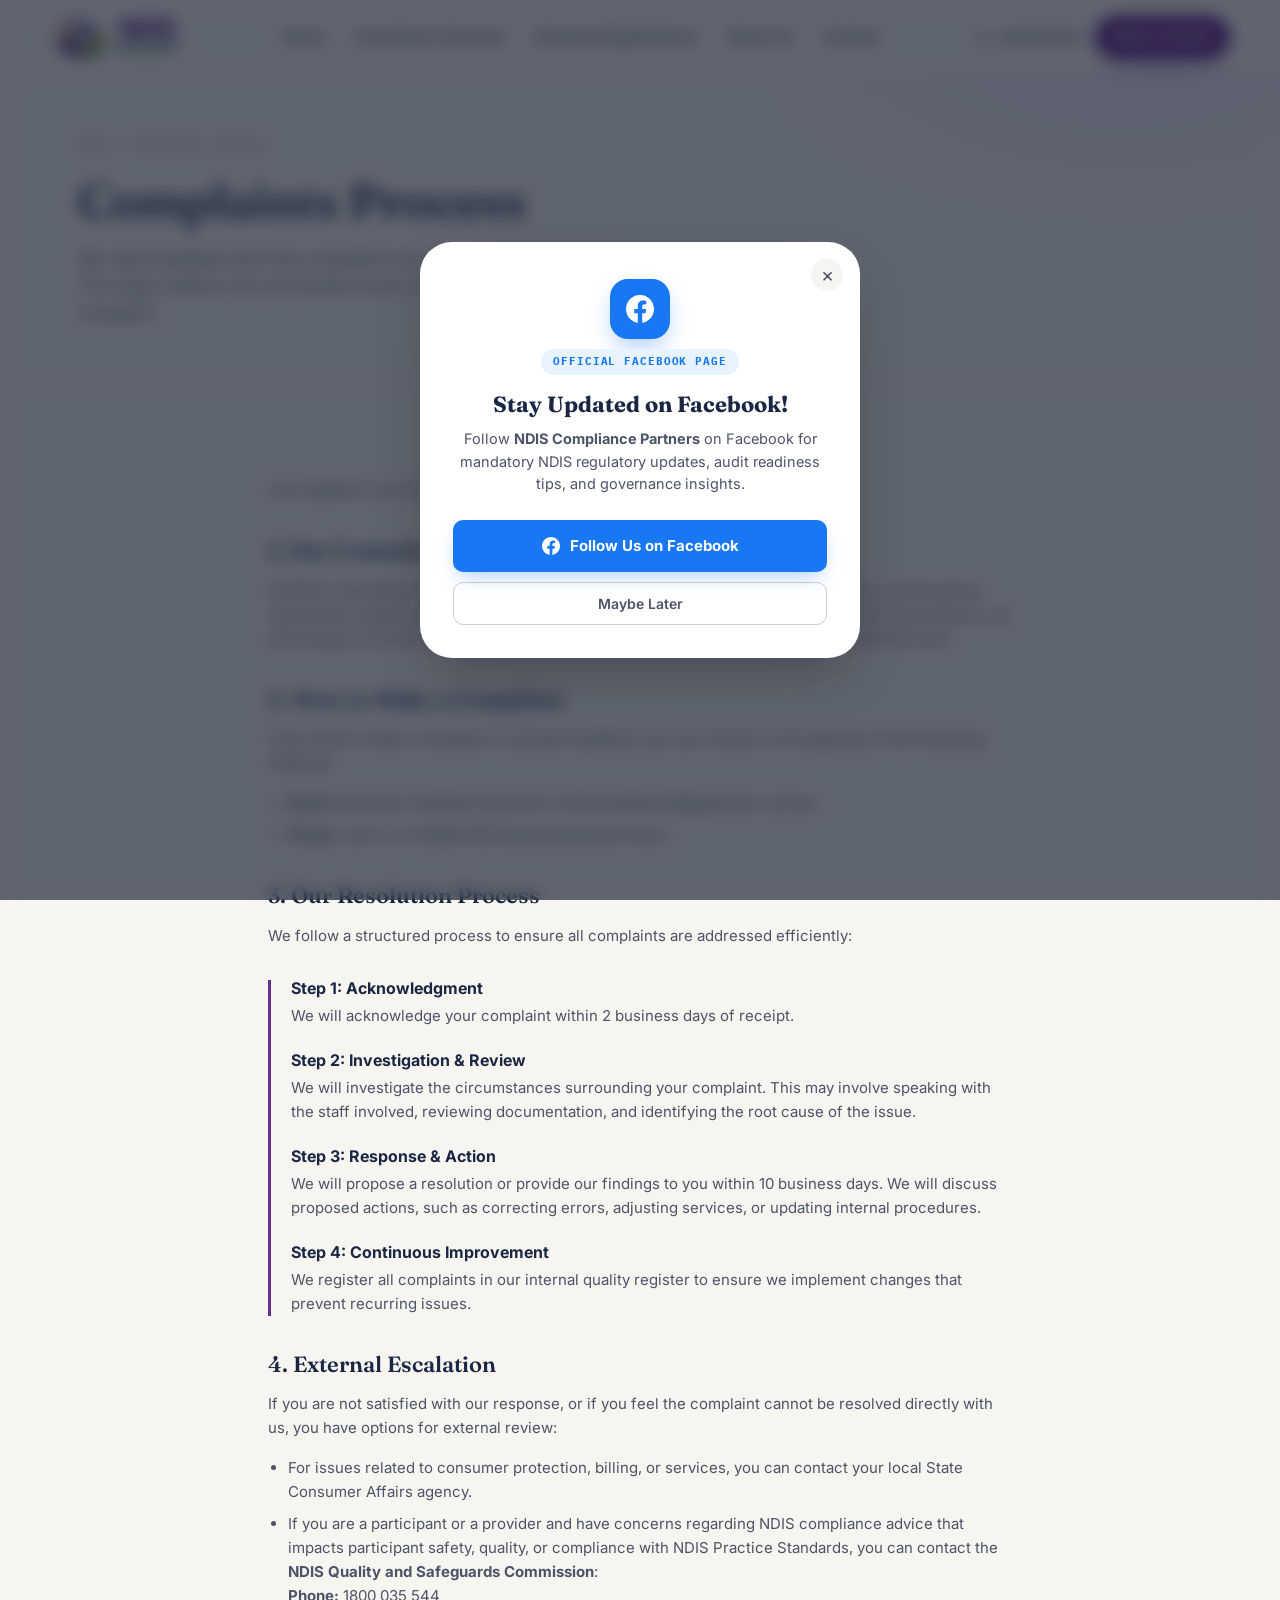
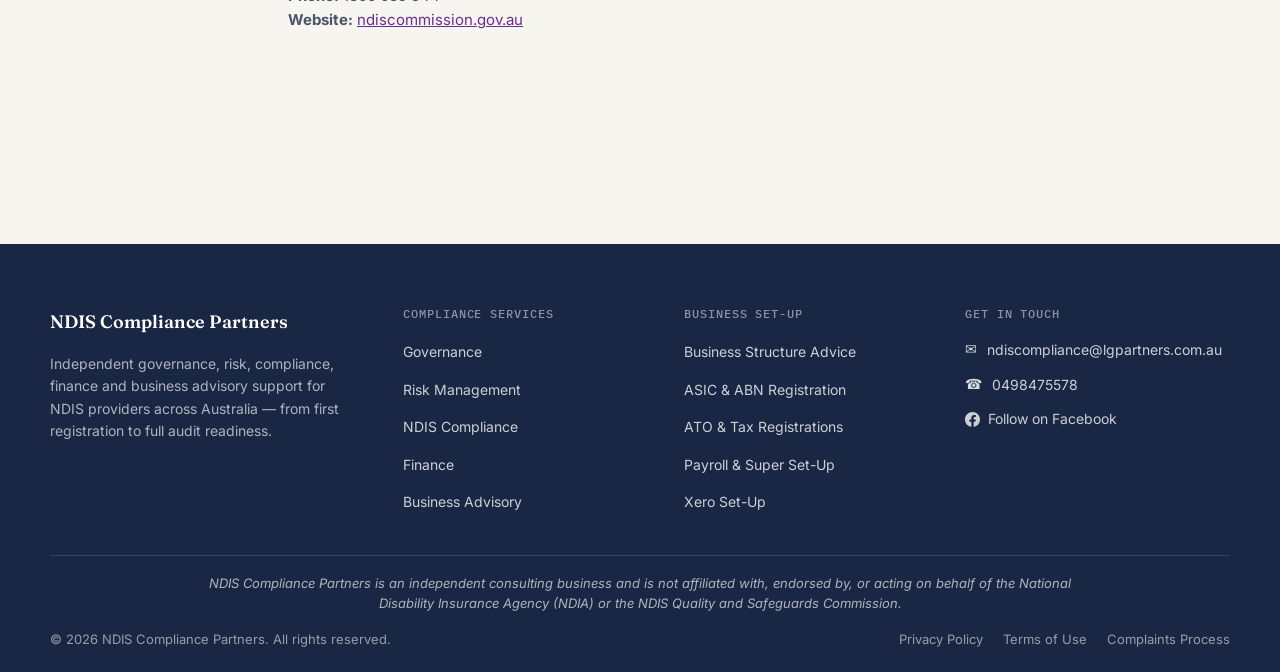
<file: complaints-process.html>
<!doctype html>
<html lang="en-AU">
  <head>
    <meta charset="UTF-8" />
    <meta name="viewport" content="width=device-width, initial-scale=1.0" />
    <title>Complaints Process | NDIS Compliance Partners</title>
    <meta
      name="description"
      content="Complaints Process for NDIS Compliance Partners. Read about how we receive, manage, and resolve complaints."
    />
    <link rel="icon" href="assets/images/favicon.ico" />
    <link rel="stylesheet" href="assets/css/style.css" />

    <!-- Global site tag (gtag.js) - Google Analytics -->
    <script async src="https://www.googletagmanager.com/gtag/js?id=G-LGWRYDMW37"></script>
    <script>
      window.dataLayer = window.dataLayer || [];
      function gtag() {
        dataLayer.push(arguments);
      }
      gtag("js", new Date());
      gtag("config", "G-LGWRYDMW37");
    </script>
    <style>
      .legal-content h2 {
        font-size: 22px;
        margin-top: 36px;
        margin-bottom: 16px;
        color: var(--ink);
      }
      .legal-content h3 {
        font-size: 18px;
        margin-top: 24px;
        margin-bottom: 12px;
        color: var(--ink);
      }
      .legal-content p {
        margin-bottom: 16px;
        color: var(--ink-soft);
        font-size: 15px;
      }
      .legal-content ul {
        margin-bottom: 20px;
        padding-left: 20px;
        list-style-type: disc;
      }
      .legal-content li {
        margin-bottom: 8px;
        color: var(--ink-soft);
        font-size: 15px;
      }
      .steps-block {
        margin: 32px 0;
        border-left: 3px solid var(--purple);
        padding-left: 20px;
      }
      .step-item {
        margin-bottom: 24px;
      }
      .step-item:last-child {
        margin-bottom: 0;
      }
      .step-item h4 {
        font-family: var(--font-body);
        font-size: 16px;
        font-weight: 700;
        margin-bottom: 6px;
        color: var(--ink);
      }
    </style>
  </head>
  <body>
    <div id="site-header"></div>

    <main>
      <section class="page-hero">
        <div class="wrap">
          <div class="breadcrumb">
            <a href="index.html">Home</a> / <span>Complaints Process</span>
          </div>
          <h1>Complaints Process</h1>
          <p>
            We value feedback and view complaints as an opportunity to improve.
            This page outlines how we handle issues and how you can submit a
            complaint.
          </p>
        </div>
      </section>

      <section class="section-pad">
        <div class="wrap legal-content" style="max-width: 800px; margin: 0 auto;">
          <p><em>Last Updated: July 13, 2026</em></p>

          <h2>1. Our Commitment</h2>
          <p>
            At NDIS Compliance Partners, we aim to provide high-quality compliance, governance, and business registration support services to NDIS providers across Australia. If we fail to meet your expectations, we encourage you to let us know. We treat all complaints seriously, confidentially, and with fairness.
          </p>

          <h2>2. How to Make a Complaint</h2>
          <p>
            If you wish to raise a complaint or provide feedback, you can contact us through any of the following methods:
          </p>
          <ul>
            <li><strong>Email:</strong> send your feedback directly to ndiscompliance@lgpartners.com.au.</li>
            <li><strong>Phone:</strong> call us on 0498475578 during business hours.</li>
          </ul>

          <h2>3. Our Resolution Process</h2>
          <p>
            We follow a structured process to ensure all complaints are addressed efficiently:
          </p>

          <div class="steps-block">
            <div class="step-item">
              <h4>Step 1: Acknowledgment</h4>
              <p>We will acknowledge your complaint within 2 business days of receipt.</p>
            </div>
            <div class="step-item">
              <h4>Step 2: Investigation &amp; Review</h4>
              <p>We will investigate the circumstances surrounding your complaint. This may involve speaking with the staff involved, reviewing documentation, and identifying the root cause of the issue.</p>
            </div>
            <div class="step-item">
              <h4>Step 3: Response &amp; Action</h4>
              <p>We will propose a resolution or provide our findings to you within 10 business days. We will discuss proposed actions, such as correcting errors, adjusting services, or updating internal procedures.</p>
            </div>
            <div class="step-item">
              <h4>Step 4: Continuous Improvement</h4>
              <p>We register all complaints in our internal quality register to ensure we implement changes that prevent recurring issues.</p>
            </div>
          </div>

          <h2>4. External Escalation</h2>
          <p>
            If you are not satisfied with our response, or if you feel the complaint cannot be resolved directly with us, you have options for external review:
          </p>
          <ul>
            <li>For issues related to consumer protection, billing, or services, you can contact your local State Consumer Affairs agency.</li>
            <li>If you are a participant or a provider and have concerns regarding NDIS compliance advice that impacts participant safety, quality, or compliance with NDIS Practice Standards, you can contact the <strong>NDIS Quality and Safeguards Commission</strong>:
              <br /><strong>Phone:</strong> 1800 035 544
              <br /><strong>Website:</strong> <a href="https://www.ndiscommission.gov.au" target="_blank" rel="noopener noreferrer" style="color:var(--purple); text-decoration:underline;">ndiscommission.gov.au</a>
            </li>
          </ul>
        </div>
      </section>
    </main>

    <div id="site-footer"></div>

    <script src="assets/js/common.js"></script>
    <script src="assets/js/main.js"></script>
    <script>
      NDISCP.init("complaints");
    </script>
  </body>
</html>
</file>
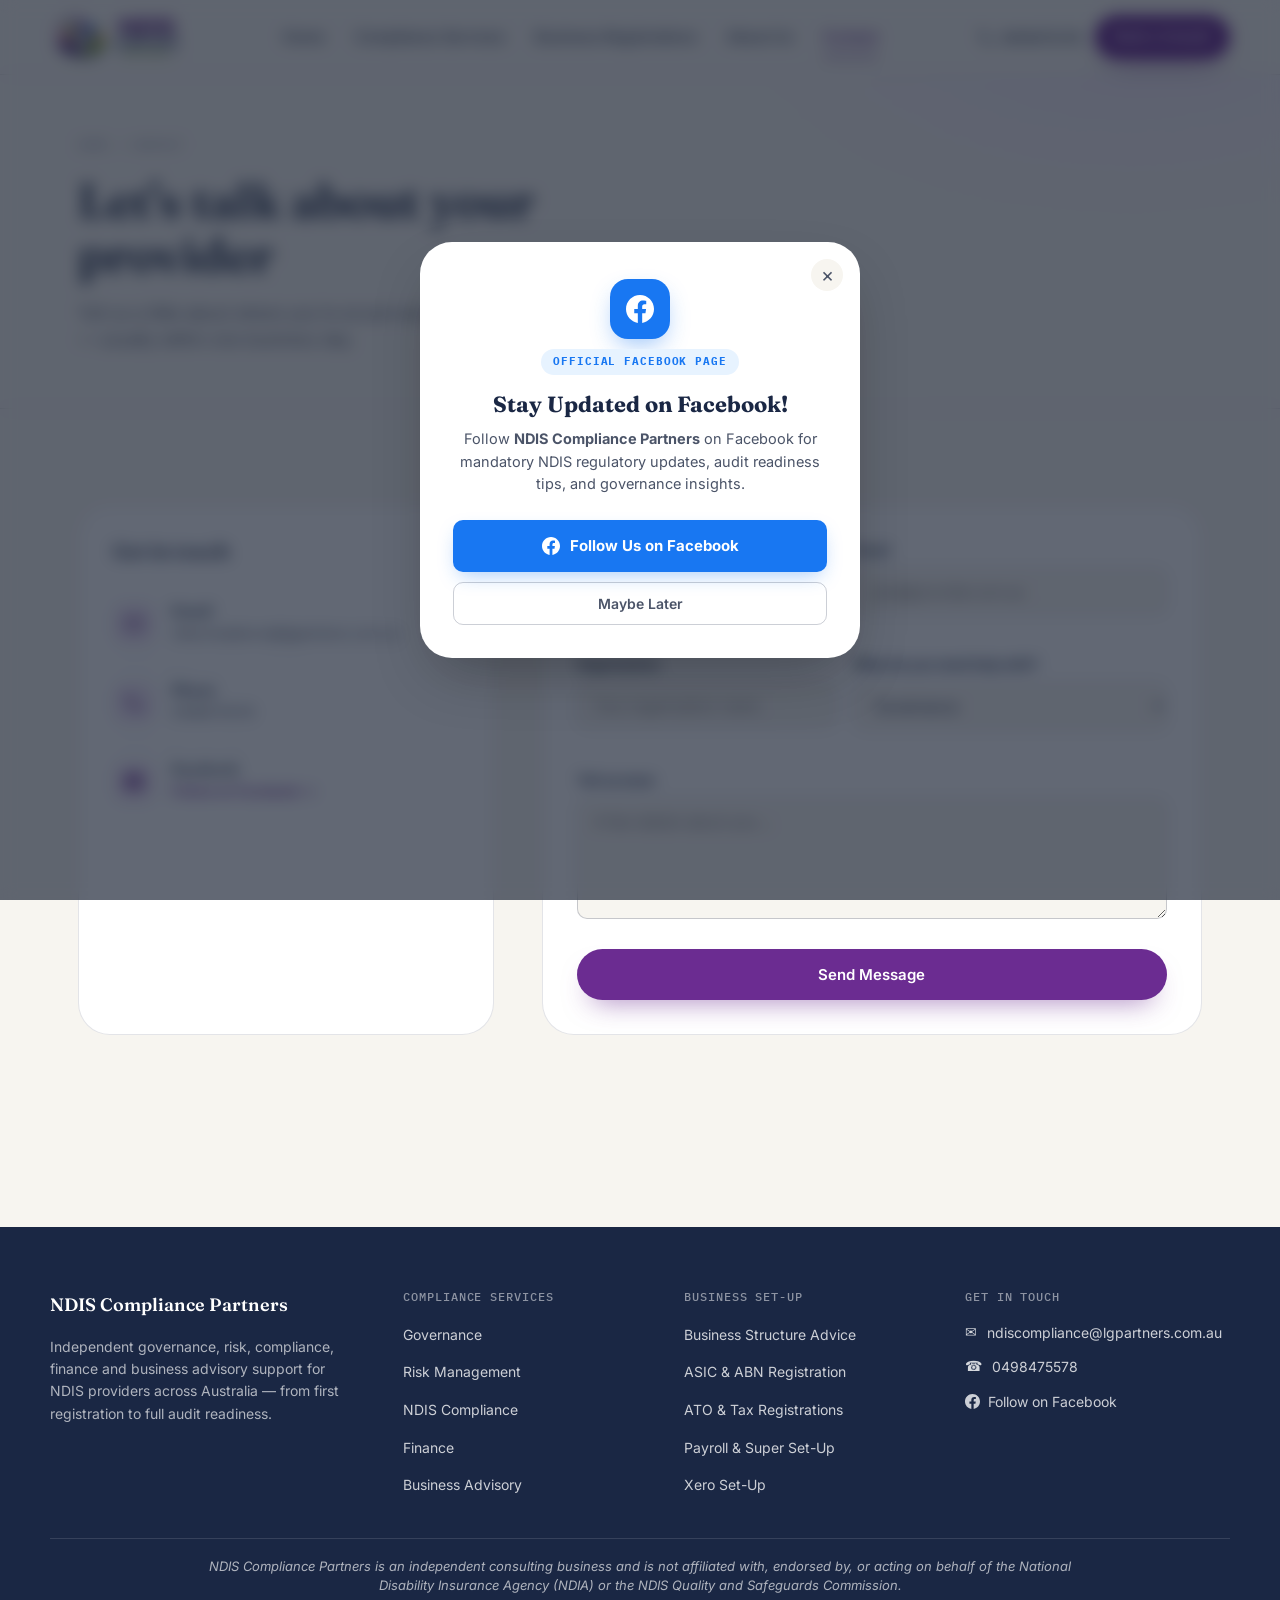
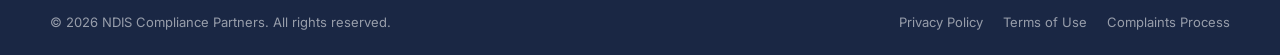
<file: contact.html>
<!doctype html>
<html lang="en-AU">
  <head>
    <meta charset="UTF-8" />
    <meta name="viewport" content="width=device-width, initial-scale=1.0" />
    <title>Contact Us | NDIS Compliance Partners</title>
    <meta
      name="description"
      content="Book a free consult with NDIS Compliance Partners for governance, risk, compliance, finance, business advisory or business registration support."
    />
    <link rel="icon" href="assets/images/favicon.ico" />
    <link rel="stylesheet" href="assets/css/style.css" />

    <!-- Global site tag (gtag.js) - Google Analytics -->
    <script async src="https://www.googletagmanager.com/gtag/js?id=G-LGWRYDMW37"></script>
    <script>
      window.dataLayer = window.dataLayer || [];
      function gtag() {
        dataLayer.push(arguments);
      }
      gtag("js", new Date());
      gtag("config", "G-LGWRYDMW37");
    </script>
  </head>
  <body>
    <div id="site-header"></div>

    <main>
      <section class="page-hero">
        <div class="wrap">
          <div class="breadcrumb">
            <a href="index.html">Home</a> / <span>Contact</span>
          </div>
          <h1>Let's talk about your provider</h1>
          <p>
            Tell us a little about where you're at and we'll come back with next
            steps — usually within one business day.
          </p>
        </div>
      </section>

      <section class="section-pad">
        <div class="wrap contact-grid">
          <div class="contact-card reveal">
            <h2 style="font-size: 20px; margin-bottom: 22px">Get in touch</h2>
            <div class="contact-info-item">
              <div class="ico">
                <svg
                  width="18"
                  height="18"
                  viewBox="0 0 24 24"
                  fill="none"
                  stroke="currentColor"
                  stroke-width="2"
                >
                  <path d="M4 4h16v16H4z" opacity="0" />
                  <path d="m22 6-10 7L2 6" />
                  <rect x="2" y="4" width="20" height="16" rx="2" />
                </svg>
              </div>
              <div>
                <h4>Email</h4>
                <p><a href="mailto:ndiscompliance@lgpartners.com.au" style="color:inherit;">ndiscompliance@lgpartners.com.au</a></p>
              </div>
            </div>
            <div class="contact-info-item">
              <div class="ico">
                <svg
                  width="18"
                  height="18"
                  viewBox="0 0 24 24"
                  fill="none"
                  stroke="currentColor"
                  stroke-width="2"
                >
                  <path
                    d="M22 16.92v3a2 2 0 0 1-2.18 2 19.79 19.79 0 0 1-8.63-3.07 19.5 19.5 0 0 1-6-6 19.79 19.79 0 0 1-3.07-8.67A2 2 0 0 1 4.11 2h3a2 2 0 0 1 2 1.72c.127.96.361 1.903.7 2.81a2 2 0 0 1-.45 2.11L8.09 9.91a16 16 0 0 0 6 6l1.27-1.27a2 2 0 0 1 2.11-.45c.907.339 1.85.573 2.81.7A2 2 0 0 1 22 16.92z"
                  />
                </svg>
              </div>
              <div>
                <h4>Phone</h4>
                <p><a href="tel:0498475578" style="color:inherit;">0498475578</a></p>
              </div>
            </div>
            <div class="contact-info-item">
              <div class="ico">
                <svg
                  width="18"
                  height="18"
                  viewBox="0 0 24 24"
                  fill="currentColor"
                >
                  <path d="M24 12.073c0-6.627-5.373-12-12-12s-12 5.373-12 12c0 5.99 4.388 10.954 10.125 11.854v-8.385H7.078v-3.47h3.047V9.43c0-3.007 1.792-4.669 4.533-4.669 1.312 0 2.686.235 2.686.235v2.953H15.83c-1.491 0-1.956.925-1.956 1.874v2.25h3.328l-.532 3.47h-2.796v8.385C19.612 23.027 24 18.062 24 12.073z"/>
                </svg>
              </div>
              <div>
                <h4>Facebook</h4>
                <p>
                  <a href="https://www.facebook.com/ndiscompliancepartners/" target="_blank" rel="noopener noreferrer" style="color: var(--purple); font-weight: 600;">
                    Follow on Facebook &rarr;
                  </a>
                </p>
              </div>
            </div>
          </div>

          <div class="reveal">
            <div class="form-success" id="formSuccess">
              ✅ Thanks — your message has been received. We'll be in touch
              within one business day.
            </div>
            <form id="contactForm" class="contact-card" novalidate>
              <div class="form-grid">
                <div class="field">
                  <label for="name">Full name</label>
                  <input
                    type="text"
                    id="name"
                    name="name"
                    placeholder="Jane Smith"
                  />
                  <span class="err" id="nameErr"></span>
                </div>
                <div class="field">
                  <label for="email">Email</label>
                  <input
                    type="email"
                    id="email"
                    name="email"
                    placeholder="jane@provider.com.au"
                  />
                  <span class="err" id="emailErr"></span>
                </div>
                <div class="field">
                  <label for="organisation">Organisation</label>
                  <input
                    type="text"
                    id="organisation"
                    name="organisation"
                    placeholder="Your organisation name"
                  />
                  <span class="err"></span>
                </div>
                <div class="field">
                  <label for="topic">What do you need help with?</label>
                  <select id="topic" name="topic">
                    <option>Governance</option>
                    <option>Risk Management</option>
                    <option>NDIS Compliance / Audit Prep</option>
                    <option>Finance</option>
                    <option>Business Advisory</option>
                    <option>New Business Set-Up &amp; Registrations</option>
                    <option>Something else</option>
                  </select>
                  <span class="err"></span>
                </div>
                <div class="field full">
                  <label for="message">Tell us more</label>
                  <textarea
                    id="message"
                    name="message"
                    placeholder="A few details about you...."
                  ></textarea>
                  <span class="err" id="messageErr"></span>
                </div>
              </div>
              <button
                type="submit"
                class="btn btn-primary btn-block"
                style="margin-top: 8px"
              >
                Send Message
              </button>
            </form>
          </div>
        </div>
      </section>
    </main>

    <div id="site-footer"></div>

    <script src="assets/js/common.js"></script>
    <script src="assets/js/main.js"></script>
    <script>
      NDISCP.init("contact");
    </script>
  </body>
</html>
</file>
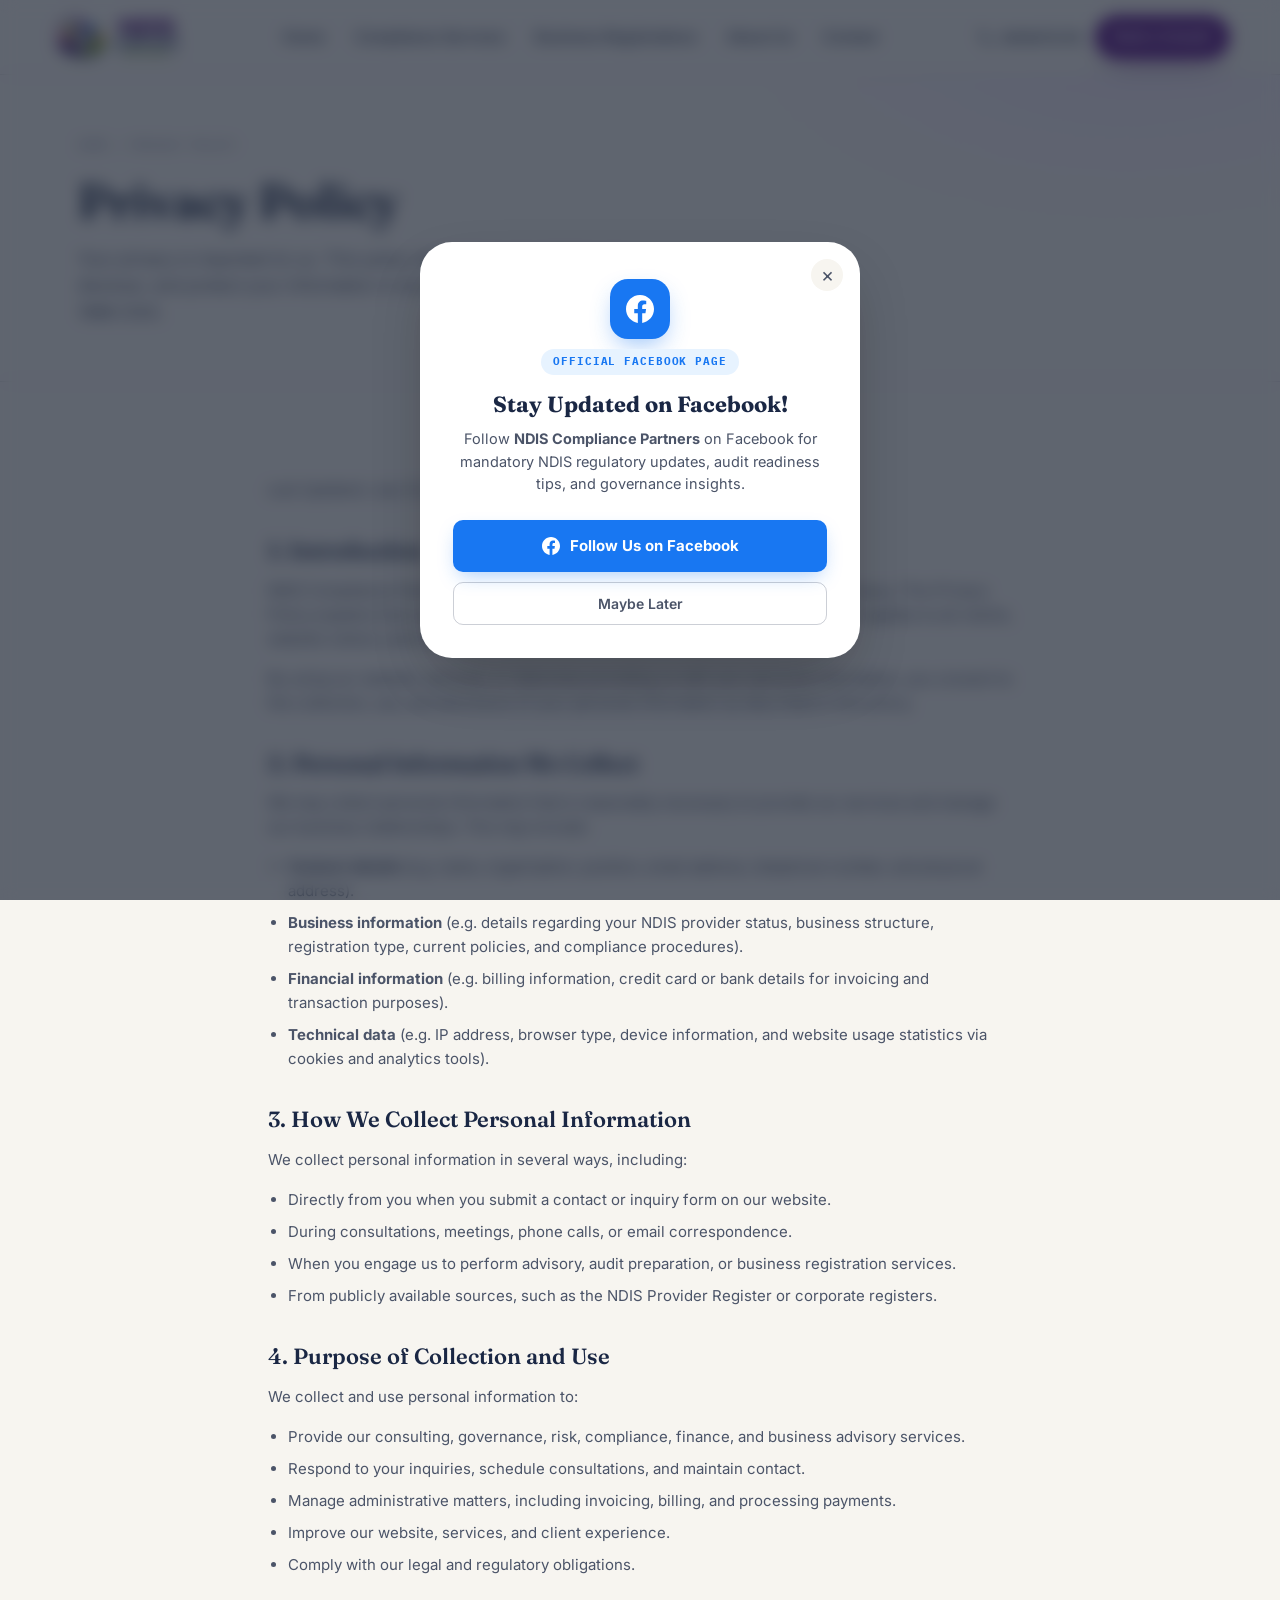
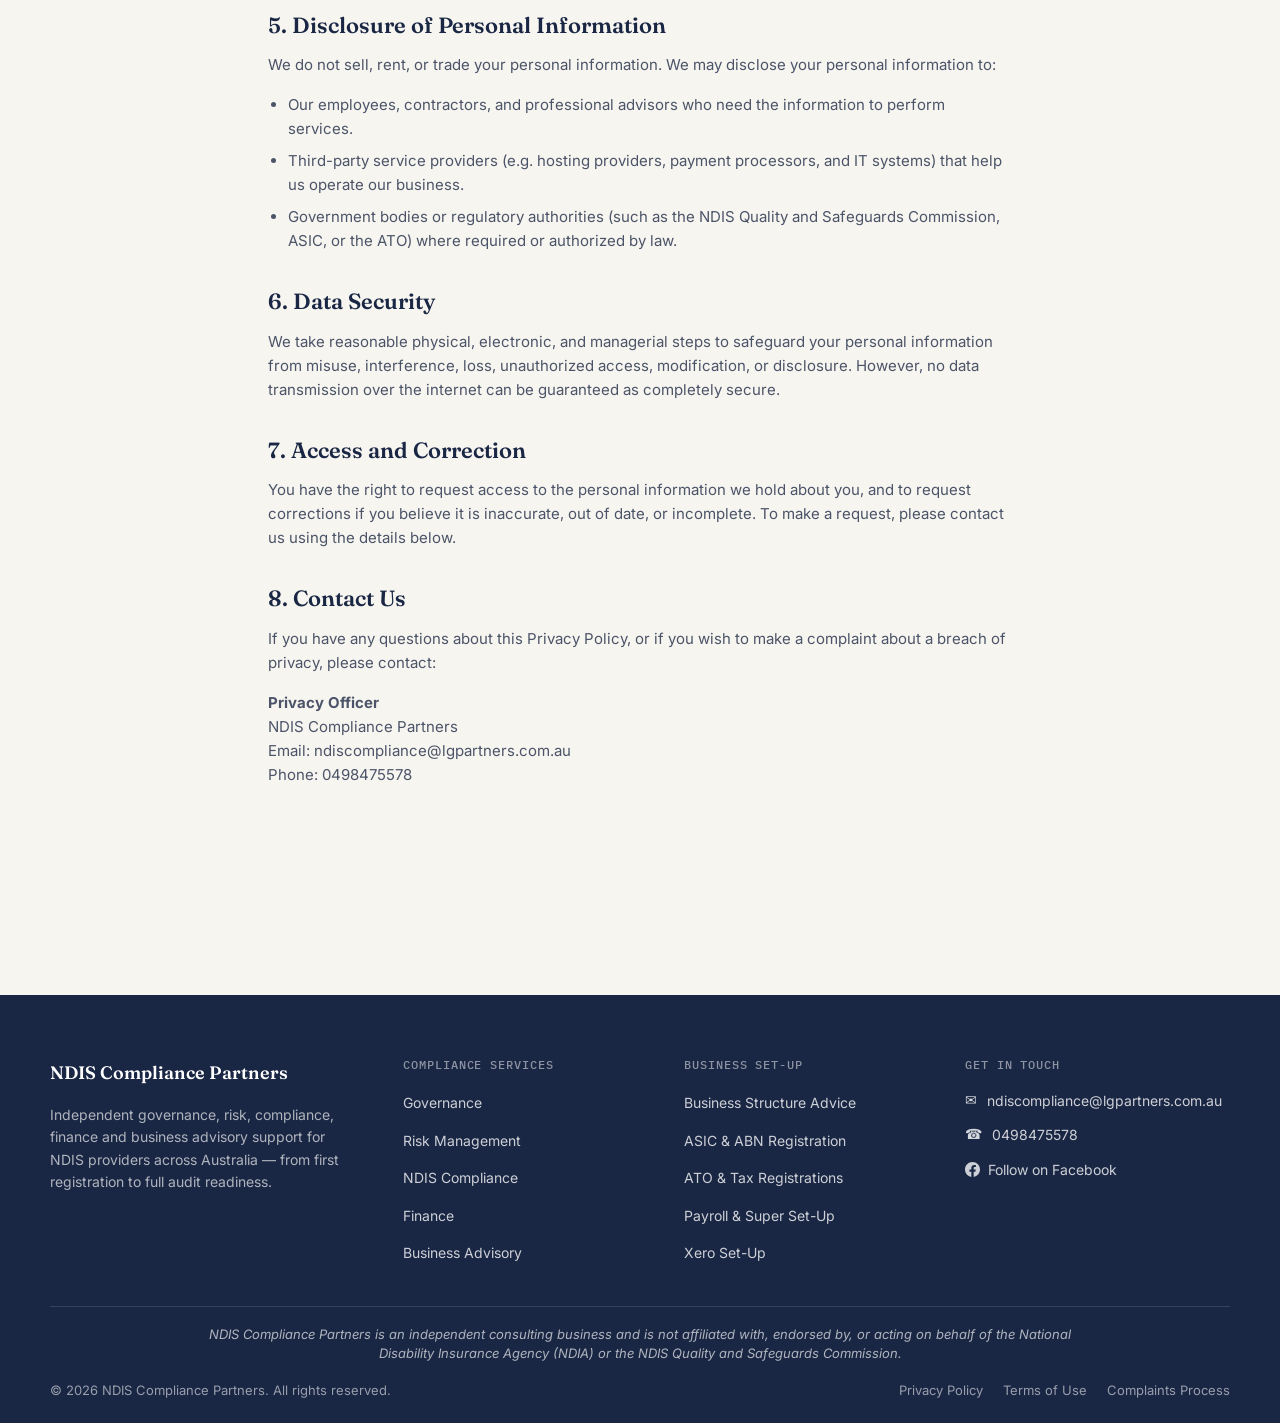
<file: privacy-policy.html>
<!doctype html>
<html lang="en-AU">
  <head>
    <meta charset="UTF-8" />
    <meta name="viewport" content="width=device-width, initial-scale=1.0" />
    <title>Privacy Policy | NDIS Compliance Partners</title>
    <meta
      name="description"
      content="Privacy Policy for NDIS Compliance Partners. Read about how we collect, hold, use, and protect your personal information."
    />
    <link rel="icon" href="assets/images/favicon.ico" />
    <link rel="stylesheet" href="assets/css/style.css" />

    <!-- Global site tag (gtag.js) - Google Analytics -->
    <script async src="https://www.googletagmanager.com/gtag/js?id=G-LGWRYDMW37"></script>
    <script>
      window.dataLayer = window.dataLayer || [];
      function gtag() {
        dataLayer.push(arguments);
      }
      gtag("js", new Date());
      gtag("config", "G-LGWRYDMW37");
    </script>
    <style>
      .legal-content h2 {
        font-size: 22px;
        margin-top: 36px;
        margin-bottom: 16px;
        color: var(--ink);
      }
      .legal-content h3 {
        font-size: 18px;
        margin-top: 24px;
        margin-bottom: 12px;
        color: var(--ink);
      }
      .legal-content p {
        margin-bottom: 16px;
        color: var(--ink-soft);
        font-size: 15px;
      }
      .legal-content ul {
        margin-bottom: 20px;
        padding-left: 20px;
        list-style-type: disc;
      }
      .legal-content li {
        margin-bottom: 8px;
        color: var(--ink-soft);
        font-size: 15px;
      }
    </style>
  </head>
  <body>
    <div id="site-header"></div>

    <main>
      <section class="page-hero">
        <div class="wrap">
          <div class="breadcrumb">
            <a href="index.html">Home</a> / <span>Privacy Policy</span>
          </div>
          <h1>Privacy Policy</h1>
          <p>
            Your privacy is important to us. This policy details how we collect,
            use, disclose, and protect your information in accordance with the
            Privacy Act 1988 (Cth).
          </p>
        </div>
      </section>

      <section class="section-pad">
        <div class="wrap legal-content" style="max-width: 800px; margin: 0 auto;">
          <p><em>Last Updated: July 13, 2026</em></p>

          <h2>1. Introduction</h2>
          <p>
            NDIS Compliance Partners ("we", "us", or "our") is committed to protecting your privacy. This Privacy Policy explains how we collect, hold, use, and disclose your personal information. It applies to all clients, website visitors, and individuals who interact with our services.
          </p>
          <p>
            By using our website, services, or otherwise providing us with your personal information, you consent to the collection, use, and disclosure of your personal information as described in this policy.
          </p>

          <h2>2. Personal Information We Collect</h2>
          <p>
            We may collect personal information that is reasonably necessary to provide our services and manage our business relationships. This may include:
          </p>
          <ul>
            <li><strong>Contact details</strong> (e.g. name, organization, position, email address, telephone number, and physical address).</li>
            <li><strong>Business information</strong> (e.g. details regarding your NDIS provider status, business structure, registration type, current policies, and compliance procedures).</li>
            <li><strong>Financial information</strong> (e.g. billing information, credit card or bank details for invoicing and transaction purposes).</li>
            <li><strong>Technical data</strong> (e.g. IP address, browser type, device information, and website usage statistics via cookies and analytics tools).</li>
          </ul>

          <h2>3. How We Collect Personal Information</h2>
          <p>
            We collect personal information in several ways, including:
          </p>
          <ul>
            <li>Directly from you when you submit a contact or inquiry form on our website.</li>
            <li>During consultations, meetings, phone calls, or email correspondence.</li>
            <li>When you engage us to perform advisory, audit preparation, or business registration services.</li>
            <li>From publicly available sources, such as the NDIS Provider Register or corporate registers.</li>
          </ul>

          <h2>4. Purpose of Collection and Use</h2>
          <p>
            We collect and use personal information to:
          </p>
          <ul>
            <li>Provide our consulting, governance, risk, compliance, finance, and business advisory services.</li>
            <li>Respond to your inquiries, schedule consultations, and maintain contact.</li>
            <li>Manage administrative matters, including invoicing, billing, and processing payments.</li>
            <li>Improve our website, services, and client experience.</li>
            <li>Comply with our legal and regulatory obligations.</li>
          </ul>

          <h2>5. Disclosure of Personal Information</h2>
          <p>
            We do not sell, rent, or trade your personal information. We may disclose your personal information to:
          </p>
          <ul>
            <li>Our employees, contractors, and professional advisors who need the information to perform services.</li>
            <li>Third-party service providers (e.g. hosting providers, payment processors, and IT systems) that help us operate our business.</li>
            <li>Government bodies or regulatory authorities (such as the NDIS Quality and Safeguards Commission, ASIC, or the ATO) where required or authorized by law.</li>
          </ul>

          <h2>6. Data Security</h2>
          <p>
            We take reasonable physical, electronic, and managerial steps to safeguard your personal information from misuse, interference, loss, unauthorized access, modification, or disclosure. However, no data transmission over the internet can be guaranteed as completely secure.
          </p>

          <h2>7. Access and Correction</h2>
          <p>
            You have the right to request access to the personal information we hold about you, and to request corrections if you believe it is inaccurate, out of date, or incomplete. To make a request, please contact us using the details below.
          </p>

          <h2>8. Contact Us</h2>
          <p>
            If you have any questions about this Privacy Policy, or if you wish to make a complaint about a breach of privacy, please contact:
          </p>
          <p>
            <strong>Privacy Officer</strong><br />
            NDIS Compliance Partners<br />
            Email: ndiscompliance@lgpartners.com.au<br />
            Phone: 0498475578
          </p>
        </div>
      </section>
    </main>

    <div id="site-footer"></div>

    <script src="assets/js/common.js"></script>
    <script src="assets/js/main.js"></script>
    <script>
      NDISCP.init("privacy");
    </script>
  </body>
</html>
</file>
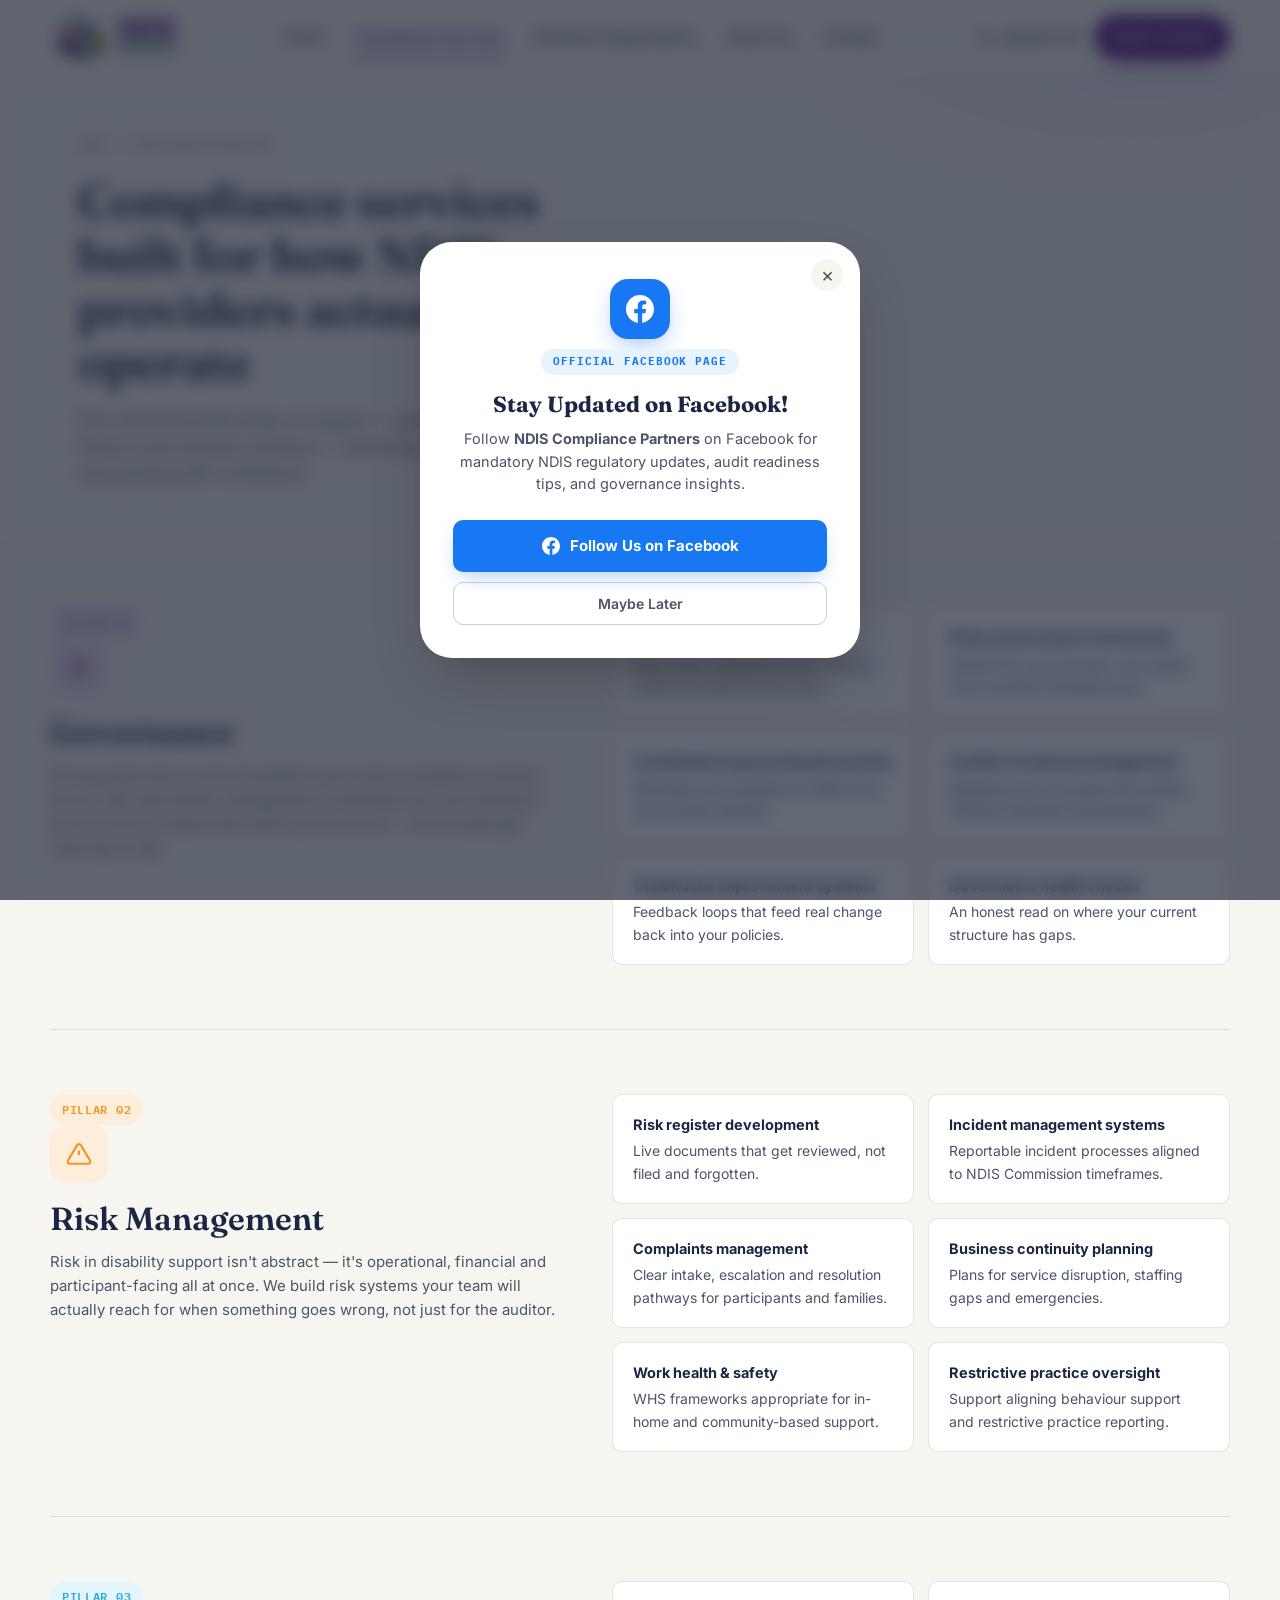
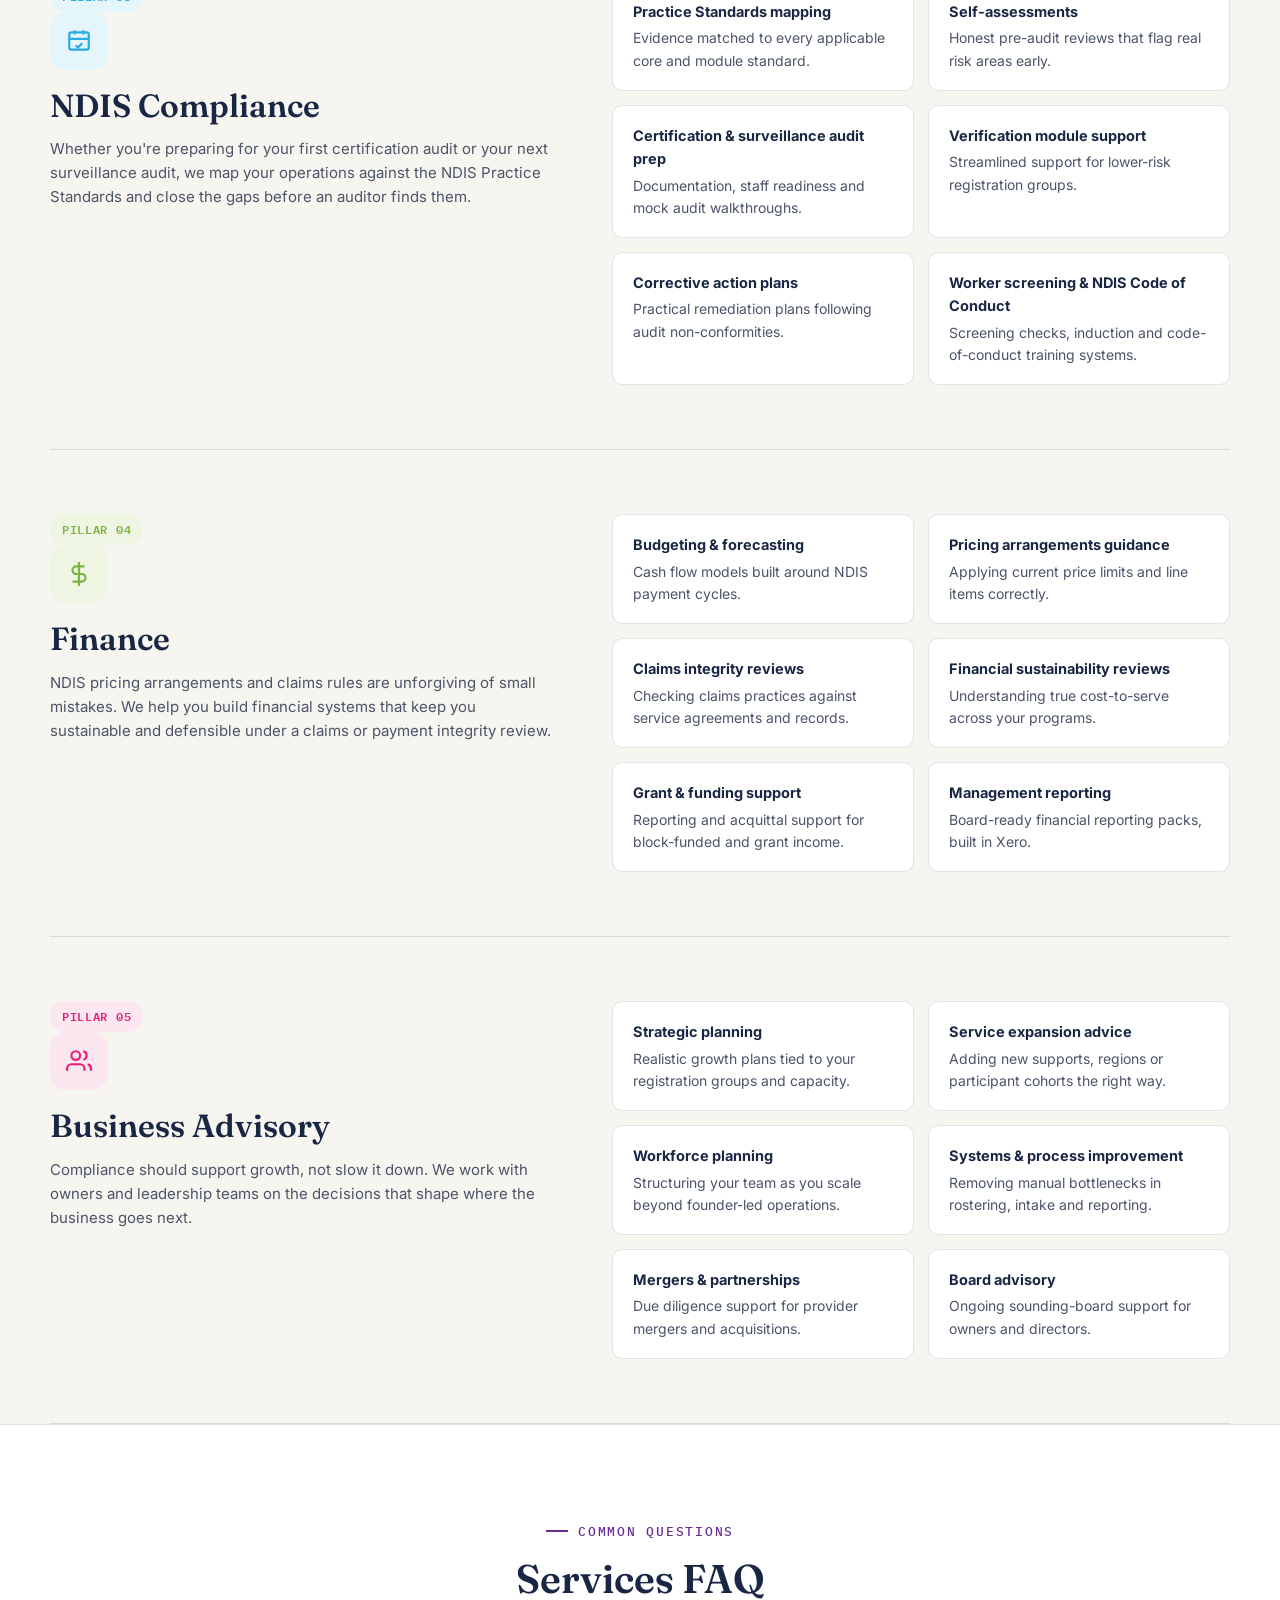
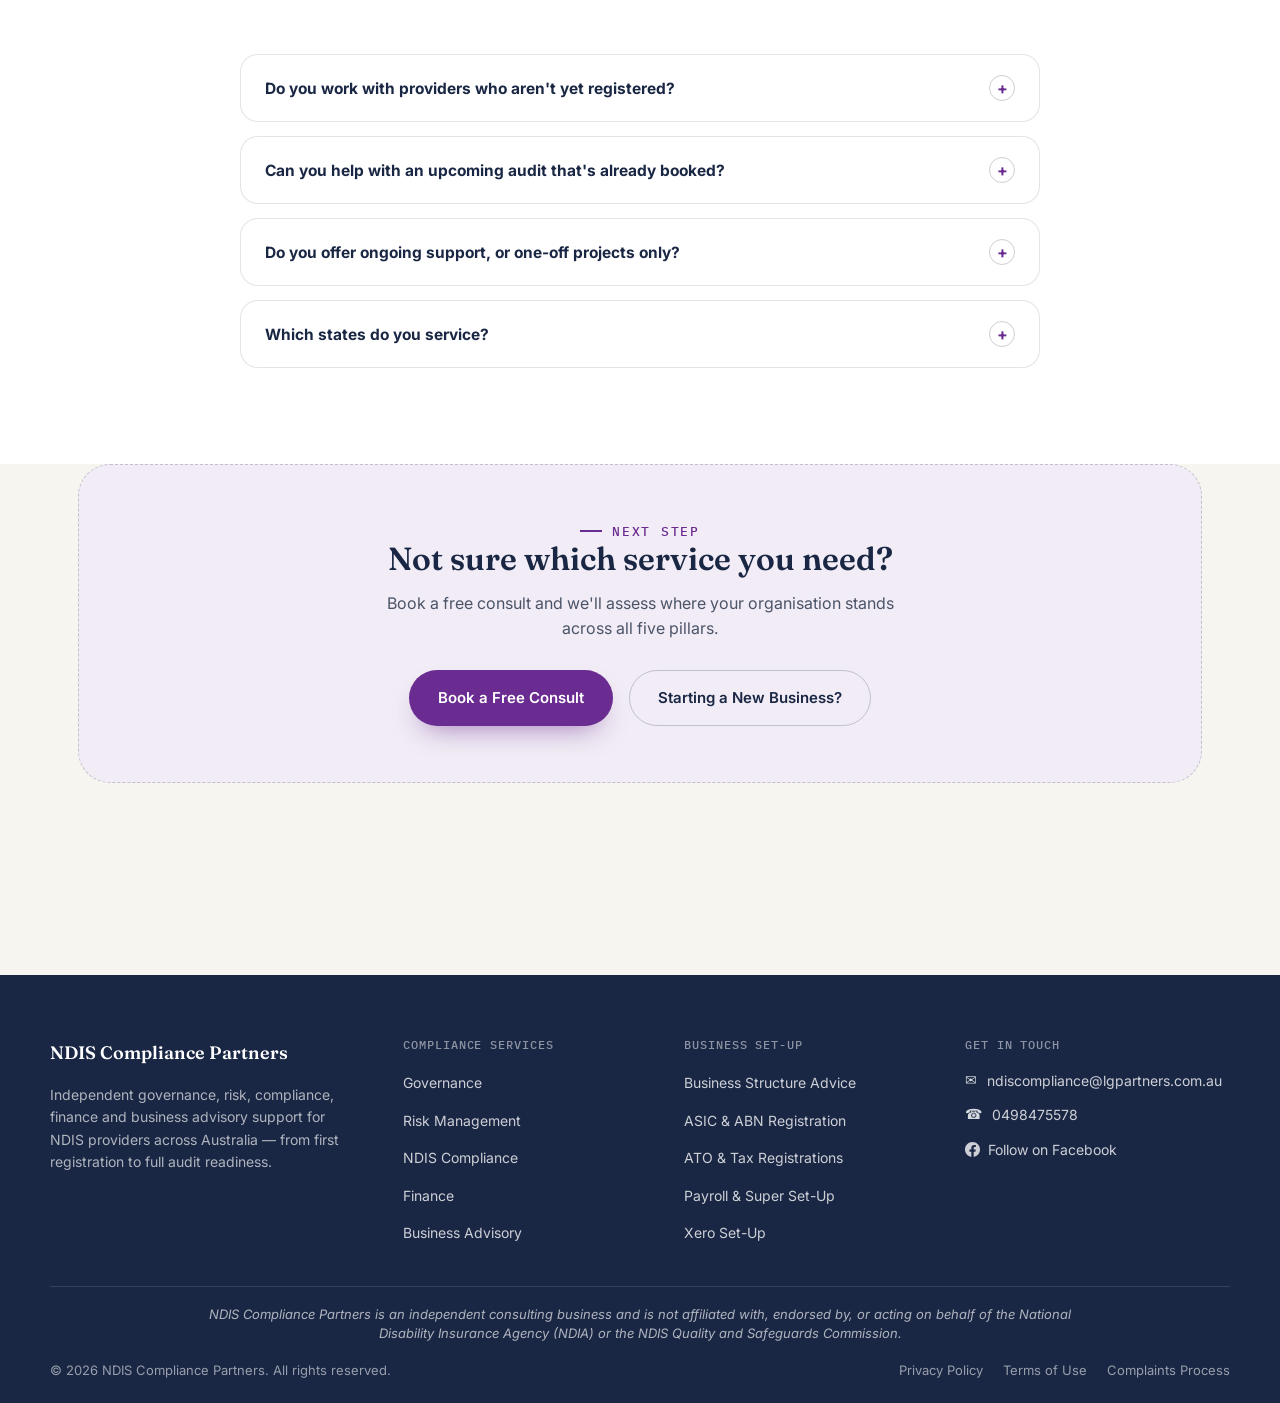
<file: services.html>
<!doctype html>
<html lang="en-AU">
  <head>
    <meta charset="UTF-8" />
    <meta name="viewport" content="width=device-width, initial-scale=1.0" />
    <title>Compliance Services | NDIS Compliance Partners</title>
    <meta
      name="description"
      content="Governance, risk, compliance, finance and business advisory services for NDIS providers."
    />
    <link rel="icon" href="assets/images/favicon.ico" />
    <link rel="stylesheet" href="assets/css/style.css" />

    <!-- Global site tag (gtag.js) - Google Analytics -->
    <script async src="https://www.googletagmanager.com/gtag/js?id=G-LGWRYDMW37"></script>
    <script>
      window.dataLayer = window.dataLayer || [];
      function gtag() {
        dataLayer.push(arguments);
      }
      gtag("js", new Date());
      gtag("config", "G-LGWRYDMW37");
    </script>
  </head>
  <body>
    <div id="site-header"></div>

    <main>
      <section class="page-hero">
        <div class="wrap">
          <div class="breadcrumb">
            <a href="index.html">Home</a> / <span>Compliance Services</span>
          </div>
          <h1>
            Compliance services built for how NDIS providers actually operate
          </h1>
          <p>
            Five interconnected areas of support — governance, risk, compliance,
            finance and business advisory — that keep your organisation
            audit-ready and growing with confidence.
          </p>
        </div>
      </section>

      <!-- GOVERNANCE -->
      <section id="governance" class="wrap service-block reveal">
        <div class="service-side">
          <span class="service-tag c-purple">Pillar 01</span>
          <div class="service-icon-lg c-purple">
            <svg
              width="26"
              height="26"
              viewBox="0 0 24 24"
              fill="none"
              stroke="currentColor"
              stroke-width="2"
            >
              <path d="M12 2 3 7v6c0 5 3.8 8.7 9 9 5.2-.3 9-4 9-9V7l-9-5Z" />
              <path d="M9 12l2 2 4-4" />
            </svg>
          </div>
          <h2>Governance</h2>
          <p>
            Strong governance is the foundation every other compliance activity
            sits on. We help boards, management committees and sole operators
            put structures in place that stand up to scrutiny — and actually get
            used day to day.
          </p>
        </div>
        <div class="service-points">
          <div class="service-point">
            <span
              ><b>Board &amp; committee structures</b>Role clarity, delegations
              and meeting cadences suited to your size.</span
            >
          </div>
          <div class="service-point">
            <span
              ><b>Policy &amp; procedure frameworks</b>Written for your
              services, not copied from a generic template pack.</span
            >
          </div>
          <div class="service-point">
            <span
              ><b>Constitution &amp; governing documents</b>Reviewed and updated
              to reflect how you actually operate.</span
            >
          </div>
          <div class="service-point">
            <span
              ><b>Conflict of interest management</b>Registers and processes
              that satisfy Practice Standard requirements.</span
            >
          </div>
          <div class="service-point">
            <span
              ><b>Continuous improvement systems</b>Feedback loops that feed
              real change back into your policies.</span
            >
          </div>
          <div class="service-point">
            <span
              ><b>Governance health checks</b>An honest read on where your
              current structure has gaps.</span
            >
          </div>
        </div>
      </section>

      <!-- RISK -->
      <section id="risk" class="wrap service-block reveal">
        <div class="service-side">
          <span class="service-tag c-orange">Pillar 02</span>
          <div class="service-icon-lg c-orange">
            <svg
              width="26"
              height="26"
              viewBox="0 0 24 24"
              fill="none"
              stroke="currentColor"
              stroke-width="2"
            >
              <path
                d="M10.29 3.86 1.82 18a2 2 0 0 0 1.71 3h16.94a2 2 0 0 0 1.71-3L13.71 3.86a2 2 0 0 0-3.42 0Z"
              />
              <path d="M12 9v4" />
              <path d="M12 17h.01" />
            </svg>
          </div>
          <h2>Risk Management</h2>
          <p>
            Risk in disability support isn't abstract — it's operational,
            financial and participant-facing all at once. We build risk systems
            your team will actually reach for when something goes wrong, not
            just for the auditor.
          </p>
        </div>
        <div class="service-points">
          <div class="service-point">
            <span
              ><b>Risk register development</b>Live documents that get reviewed,
              not filed and forgotten.</span
            >
          </div>
          <div class="service-point">
            <span
              ><b>Incident management systems</b>Reportable incident processes
              aligned to NDIS Commission timeframes.</span
            >
          </div>
          <div class="service-point">
            <span
              ><b>Complaints management</b>Clear intake, escalation and
              resolution pathways for participants and families.</span
            >
          </div>
          <div class="service-point">
            <span
              ><b>Business continuity planning</b>Plans for service disruption,
              staffing gaps and emergencies.</span
            >
          </div>
          <div class="service-point">
            <span
              ><b>Work health &amp; safety</b>WHS frameworks appropriate for
              in-home and community-based support.</span
            >
          </div>
          <div class="service-point">
            <span
              ><b>Restrictive practice oversight</b>Support aligning behaviour
              support and restrictive practice reporting.</span
            >
          </div>
        </div>
      </section>

      <!-- COMPLIANCE -->
      <section id="compliance" class="wrap service-block reveal">
        <div class="service-side">
          <span class="service-tag c-blue">Pillar 03</span>
          <div class="service-icon-lg c-blue">
            <svg
              width="26"
              height="26"
              viewBox="0 0 24 24"
              fill="none"
              stroke="currentColor"
              stroke-width="2"
            >
              <rect x="3" y="4" width="18" height="16" rx="2" />
              <path d="M8 2v4M16 2v4M3 10h18" />
              <path d="m9 16 2 2 4-4" />
            </svg>
          </div>
          <h2>NDIS Compliance</h2>
          <p>
            Whether you're preparing for your first certification audit or your
            next surveillance audit, we map your operations against the NDIS
            Practice Standards and close the gaps before an auditor finds them.
          </p>
        </div>
        <div class="service-points">
          <div class="service-point">
            <span
              ><b>Practice Standards mapping</b>Evidence matched to every
              applicable core and module standard.</span
            >
          </div>
          <div class="service-point">
            <span
              ><b>Self-assessments</b>Honest pre-audit reviews that flag real
              risk areas early.</span
            >
          </div>
          <div class="service-point">
            <span
              ><b>Certification &amp; surveillance audit prep</b>Documentation,
              staff readiness and mock audit walkthroughs.</span
            >
          </div>
          <div class="service-point">
            <span
              ><b>Verification module support</b>Streamlined support for
              lower-risk registration groups.</span
            >
          </div>
          <div class="service-point">
            <span
              ><b>Corrective action plans</b>Practical remediation plans
              following audit non-conformities.</span
            >
          </div>
          <div class="service-point">
            <span
              ><b>Worker screening &amp; NDIS Code of Conduct</b>Screening
              checks, induction and code-of-conduct training systems.</span
            >
          </div>
        </div>
      </section>

      <!-- FINANCE -->
      <section id="finance" class="wrap service-block reveal">
        <div class="service-side">
          <span class="service-tag c-green">Pillar 04</span>
          <div class="service-icon-lg c-green">
            <svg
              width="26"
              height="26"
              viewBox="0 0 24 24"
              fill="none"
              stroke="currentColor"
              stroke-width="2"
            >
              <path
                d="M12 1v22M17 5H9.5a3.5 3.5 0 0 0 0 7h5a3.5 3.5 0 0 1 0 7H6"
              />
            </svg>
          </div>
          <h2>Finance</h2>
          <p>
            NDIS pricing arrangements and claims rules are unforgiving of small
            mistakes. We help you build financial systems that keep you
            sustainable and defensible under a claims or payment integrity
            review.
          </p>
        </div>
        <div class="service-points">
          <div class="service-point">
            <span
              ><b>Budgeting &amp; forecasting</b>Cash flow models built around
              NDIS payment cycles.</span
            >
          </div>
          <div class="service-point">
            <span
              ><b>Pricing arrangements guidance</b>Applying current price limits
              and line items correctly.</span
            >
          </div>
          <div class="service-point">
            <span
              ><b>Claims integrity reviews</b>Checking claims practices against
              service agreements and records.</span
            >
          </div>
          <div class="service-point">
            <span
              ><b>Financial sustainability reviews</b>Understanding true
              cost-to-serve across your programs.</span
            >
          </div>
          <div class="service-point">
            <span
              ><b>Grant &amp; funding support</b>Reporting and acquittal support
              for block-funded and grant income.</span
            >
          </div>
          <div class="service-point">
            <span
              ><b>Management reporting</b>Board-ready financial reporting packs,
              built in Xero.</span
            >
          </div>
        </div>
      </section>

      <!-- ADVISORY -->
      <section id="advisory" class="wrap service-block reveal">
        <div class="service-side">
          <span class="service-tag c-pink">Pillar 05</span>
          <div class="service-icon-lg c-pink">
            <svg
              width="26"
              height="26"
              viewBox="0 0 24 24"
              fill="none"
              stroke="currentColor"
              stroke-width="2"
            >
              <path d="M17 21v-2a4 4 0 0 0-4-4H5a4 4 0 0 0-4 4v2" />
              <circle cx="9" cy="7" r="4" />
              <path d="M23 21v-2a4 4 0 0 0-3-3.87" />
              <path d="M16 3.13a4 4 0 0 1 0 7.75" />
            </svg>
          </div>
          <h2>Business Advisory</h2>
          <p>
            Compliance should support growth, not slow it down. We work with
            owners and leadership teams on the decisions that shape where the
            business goes next.
          </p>
        </div>
        <div class="service-points">
          <div class="service-point">
            <span
              ><b>Strategic planning</b>Realistic growth plans tied to your
              registration groups and capacity.</span
            >
          </div>
          <div class="service-point">
            <span
              ><b>Service expansion advice</b>Adding new supports, regions or
              participant cohorts the right way.</span
            >
          </div>
          <div class="service-point">
            <span
              ><b>Workforce planning</b>Structuring your team as you scale
              beyond founder-led operations.</span
            >
          </div>
          <div class="service-point">
            <span
              ><b>Systems &amp; process improvement</b>Removing manual
              bottlenecks in rostering, intake and reporting.</span
            >
          </div>
          <div class="service-point">
            <span
              ><b>Mergers &amp; partnerships</b>Due diligence support for
              provider mergers and acquisitions.</span
            >
          </div>
          <div class="service-point">
            <span
              ><b>Board advisory</b>Ongoing sounding-board support for owners
              and directors.</span
            >
          </div>
        </div>
      </section>

      <!-- FAQ -->
      <section
        class="section-pad"
        style="background: var(--surface); border-top: 1px solid var(--line)"
      >
        <div class="wrap">
          <div class="section-head center reveal">
            <div class="eyebrow">Common Questions</div>
            <h2>Services FAQ</h2>
          </div>
          <div class="faq reveal">
            <div class="faq-item">
              <button class="faq-q">
                Do you work with providers who aren't yet registered?
                <span class="plus">+</span>
              </button>
              <div class="faq-a">
                <div class="faq-a-inner">
                  Yes. We support both registered and unregistered NDIS
                  providers, and can help you decide whether registration is the
                  right move for your business model.
                </div>
              </div>
            </div>
            <div class="faq-item">
              <button class="faq-q">
                Can you help with an upcoming audit that's already booked?
                <span class="plus">+</span>
              </button>
              <div class="faq-a">
                <div class="faq-a-inner">
                  Absolutely — this is one of our most common engagements. We
                  prioritise urgent audit preparation and scope a plan around
                  your audit date.
                </div>
              </div>
            </div>
            <div class="faq-item">
              <button class="faq-q">
                Do you offer ongoing support, or one-off projects only?
                <span class="plus">+</span>
              </button>
              <div class="faq-a">
                <div class="faq-a-inner">
                  Both. Many providers start with a specific project — like
                  audit prep — and move into an ongoing retainer for governance,
                  risk and finance support.
                </div>
              </div>
            </div>
            <div class="faq-item">
              <button class="faq-q">
                Which states do you service? <span class="plus">+</span>
              </button>
              <div class="faq-a">
                <div class="faq-a-inner">
                  We work with NDIS providers Australia-wide. Most engagements
                  are run remotely, with on-site visits available for Victorian
                  providers.
                </div>
              </div>
            </div>
          </div>
        </div>
      </section>

      <section class="section-pad" style="padding-top: 0">
        <div class="wrap">
          <div class="cta-panel reveal">
            <div class="eyebrow" style="justify-content: center">Next Step</div>
            <h2>Not sure which service you need?</h2>
            <p>
              Book a free consult and we'll assess where your organisation
              stands across all five pillars.
            </p>
            <div class="btn-row">
              <a href="contact.html" class="btn btn-primary"
                >Book a Free Consult</a
              >
              <a href="business-registrations.html" class="btn btn-ghost"
                >Starting a New Business?</a
              >
            </div>
          </div>
        </div>
      </section>
    </main>

    <div id="site-footer"></div>

    <script src="assets/js/common.js"></script>
    <script src="assets/js/main.js"></script>
    <script>
      NDISCP.init("services");
    </script>
  </body>
</html>
</file>
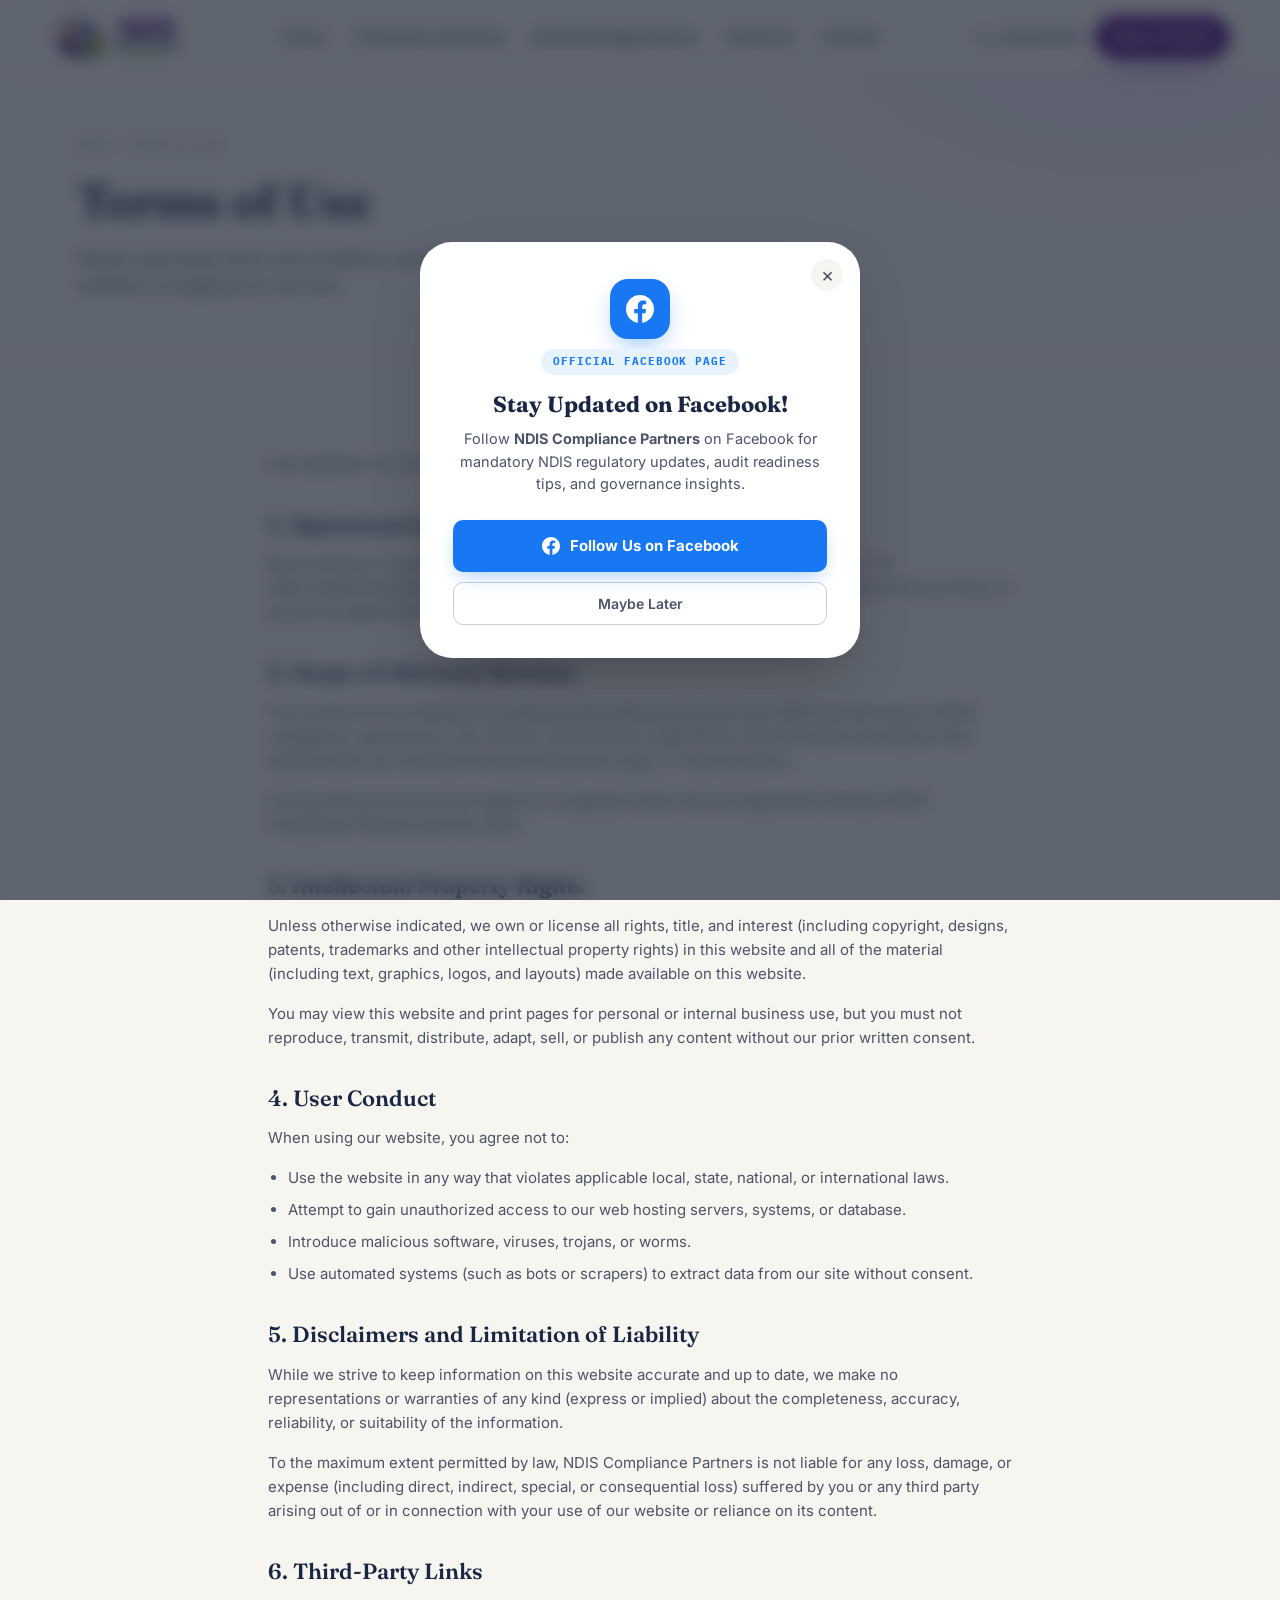
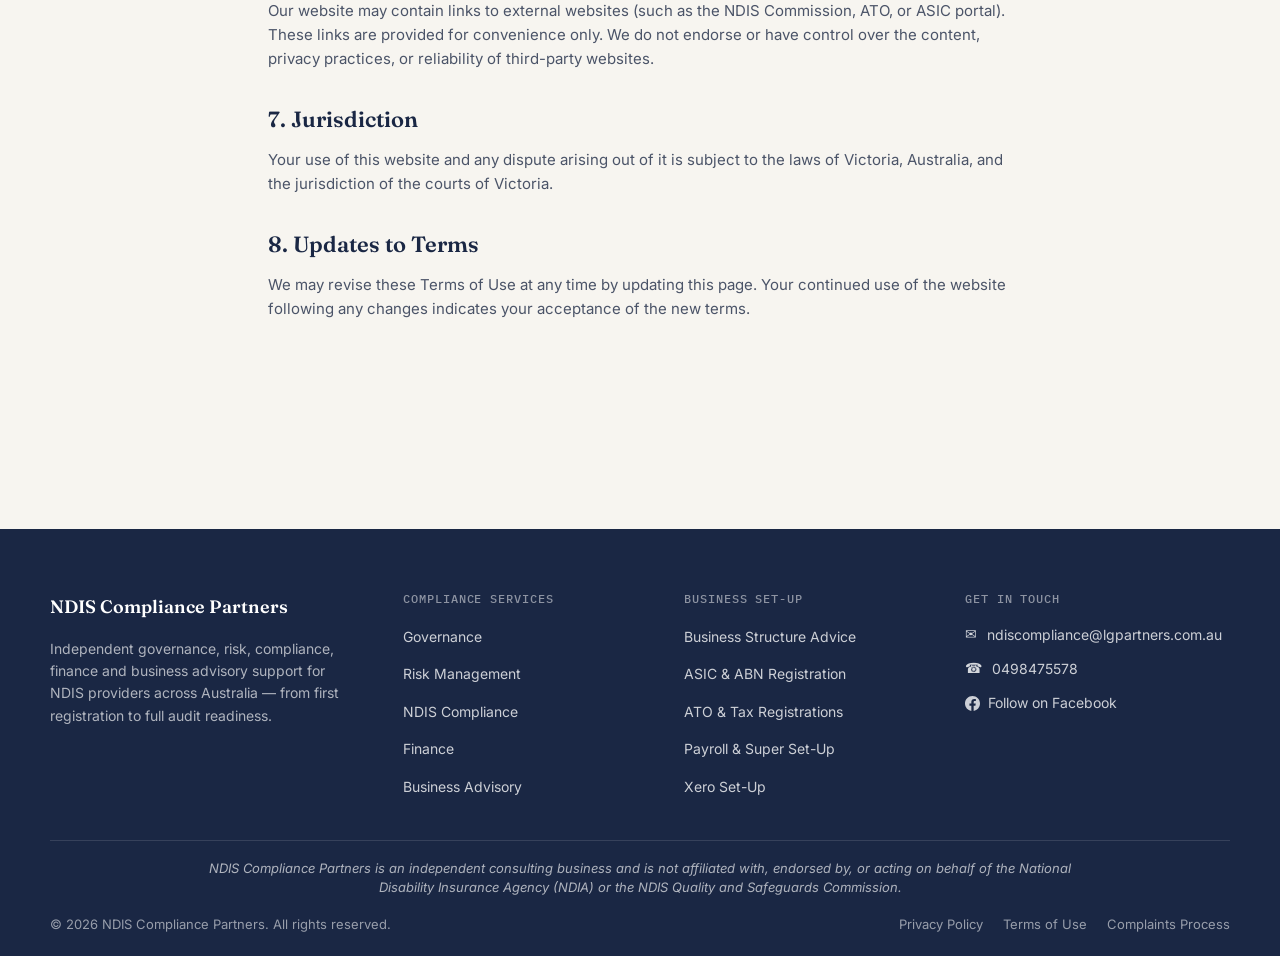
<file: terms-of-use.html>
<!doctype html>
<html lang="en-AU">
  <head>
    <meta charset="UTF-8" />
    <meta name="viewport" content="width=device-width, initial-scale=1.0" />
    <title>Terms of Use | NDIS Compliance Partners</title>
    <meta
      name="description"
      content="Terms of Use for NDIS Compliance Partners. Read the terms and conditions governing the use of our website and services."
    />
    <link rel="icon" href="assets/images/favicon.ico" />
    <link rel="stylesheet" href="assets/css/style.css" />

    <!-- Global site tag (gtag.js) - Google Analytics -->
    <script async src="https://www.googletagmanager.com/gtag/js?id=G-LGWRYDMW37"></script>
    <script>
      window.dataLayer = window.dataLayer || [];
      function gtag() {
        dataLayer.push(arguments);
      }
      gtag("js", new Date());
      gtag("config", "G-LGWRYDMW37");
    </script>
    <style>
      .legal-content h2 {
        font-size: 22px;
        margin-top: 36px;
        margin-bottom: 16px;
        color: var(--ink);
      }
      .legal-content h3 {
        font-size: 18px;
        margin-top: 24px;
        margin-bottom: 12px;
        color: var(--ink);
      }
      .legal-content p {
        margin-bottom: 16px;
        color: var(--ink-soft);
        font-size: 15px;
      }
      .legal-content ul {
        margin-bottom: 20px;
        padding-left: 20px;
        list-style-type: disc;
      }
      .legal-content li {
        margin-bottom: 8px;
        color: var(--ink-soft);
        font-size: 15px;
      }
    </style>
  </head>
  <body>
    <div id="site-header"></div>

    <main>
      <section class="page-hero">
        <div class="wrap">
          <div class="breadcrumb">
            <a href="index.html">Home</a> / <span>Terms of Use</span>
          </div>
          <h1>Terms of Use</h1>
          <p>
            Please read these terms and conditions carefully before using our
            website or engaging our services.
          </p>
        </div>
      </section>

      <section class="section-pad">
        <div class="wrap legal-content" style="max-width: 800px; margin: 0 auto;">
          <p><em>Last Updated: July 13, 2026</em></p>

          <h2>1. Agreement to Terms</h2>
          <p>
            By accessing or using the website of NDIS Compliance Partners ("we", "us", or "our") at ndiscompliancepartners.com.au, you agree to be bound by these Terms of Use and our Privacy Policy. If you do not agree with any part of these terms, you must not use our website.
          </p>

          <h2>2. Scope of Advisory Services</h2>
          <p>
            The content on this website is for general informational purposes only. While we specialize in NDIS compliance, governance, risk, finance, and business registrations, the information provided on this website does not constitute formal professional, legal, or financial advice.
          </p>
          <p>
            Formal advisory services are subject to a separate written Service Agreement between NDIS Compliance Partners and the client.
          </p>

          <h2>3. Intellectual Property Rights</h2>
          <p>
            Unless otherwise indicated, we own or license all rights, title, and interest (including copyright, designs, patents, trademarks and other intellectual property rights) in this website and all of the material (including text, graphics, logos, and layouts) made available on this website.
          </p>
          <p>
            You may view this website and print pages for personal or internal business use, but you must not reproduce, transmit, distribute, adapt, sell, or publish any content without our prior written consent.
          </p>

          <h2>4. User Conduct</h2>
          <p>
            When using our website, you agree not to:
          </p>
          <ul>
            <li>Use the website in any way that violates applicable local, state, national, or international laws.</li>
            <li>Attempt to gain unauthorized access to our web hosting servers, systems, or database.</li>
            <li>Introduce malicious software, viruses, trojans, or worms.</li>
            <li>Use automated systems (such as bots or scrapers) to extract data from our site without consent.</li>
          </ul>

          <h2>5. Disclaimers and Limitation of Liability</h2>
          <p>
            While we strive to keep information on this website accurate and up to date, we make no representations or warranties of any kind (express or implied) about the completeness, accuracy, reliability, or suitability of the information.
          </p>
          <p>
            To the maximum extent permitted by law, NDIS Compliance Partners is not liable for any loss, damage, or expense (including direct, indirect, special, or consequential loss) suffered by you or any third party arising out of or in connection with your use of our website or reliance on its content.
          </p>

          <h2>6. Third-Party Links</h2>
          <p>
            Our website may contain links to external websites (such as the NDIS Commission, ATO, or ASIC portal). These links are provided for convenience only. We do not endorse or have control over the content, privacy practices, or reliability of third-party websites.
          </p>

          <h2>7. Jurisdiction</h2>
          <p>
            Your use of this website and any dispute arising out of it is subject to the laws of Victoria, Australia, and the jurisdiction of the courts of Victoria.
          </p>

          <h2>8. Updates to Terms</h2>
          <p>
            We may revise these Terms of Use at any time by updating this page. Your continued use of the website following any changes indicates your acceptance of the new terms.
          </p>
        </div>
      </section>
    </main>

    <div id="site-footer"></div>

    <script src="assets/js/common.js"></script>
    <script src="assets/js/main.js"></script>
    <script>
      NDISCP.init("terms");
    </script>
  </body>
</html>
</file>
<file: assets/css/style.css>
/* =========================================================
   NDIS Compliance Partners — Stylesheet
   Design tokens: see :root
   ========================================================= */

@import url("https://fonts.googleapis.com/css2?family=Fraunces:opsz,wght@9..144,400;9..144,500;9..144,600;9..144,700&family=Inter:wght@400;500;600;700;800&family=IBM+Plex+Mono:wght@500&family=Caveat:wght@600;700&display=swap");

:root {
  /* --- Colour --- */
  --bg: #f7f5f0;
  --surface: #ffffff;
  --surface-tint: #f1ecf5;
  --ink: #1a2744;
  --ink-soft: #4b5468;
  --ink-faint: #7c8398;
  --line: rgba(26, 39, 68, 0.12);
  --line-strong: rgba(26, 39, 68, 0.22);

  --purple: #6b2c91;
  --purple-dark: #4a1c69;
  --purple-light: #f1e7f7;
  --pink: #e91e79;
  --pink-light: #fce6f0;
  --green: #7cb342;
  --green-light: #eef5e3;
  --blue: #29abe2;
  --blue-light: #e4f5fc;
  --orange: #f7941e;
  --orange-light: #fdeedc;

  /* --- Type --- */
  --font-display: "Fraunces", serif;
  --font-body: "Inter", sans-serif;
  --font-mono: "IBM Plex Mono", monospace;
  --font-script: "Caveat", cursive;

  /* --- Layout --- */
  --max: 1180px;
  --radius-sm: 10px;
  --radius-md: 18px;
  --radius-lg: 32px;
  --shadow-soft: 0 20px 50px -25px rgba(26, 39, 68, 0.35);
  --shadow-card: 0 12px 30px -18px rgba(26, 39, 68, 0.28);
}

/* =========================================================
   Reset
   ========================================================= */
*,
*::before,
*::after {
  box-sizing: border-box;
}
html {
  scroll-behavior: smooth;
}
body {
  margin: 0;
  font-family: var(--font-body);
  background: var(--bg);
  color: var(--ink);
  line-height: 1.6;
  -webkit-font-smoothing: antialiased;
}
img {
  max-width: 100%;
  display: block;
}
a {
  color: inherit;
  text-decoration: none;
}
ul {
  margin: 0;
  padding: 0;
  list-style: none;
}
h1,
h2,
h3,
h4 {
  font-family: var(--font-display);
  margin: 0;
  line-height: 1.12;
  font-weight: 600;
}
p {
  margin: 0;
}
button {
  font-family: inherit;
  cursor: pointer;
}
input,
textarea,
select {
  font-family: inherit;
}

:focus-visible {
  outline: 3px solid var(--blue);
  outline-offset: 3px;
}

@media (prefers-reduced-motion: reduce) {
  * {
    animation-duration: 0.001ms !important;
    animation-iteration-count: 1 !important;
    transition-duration: 0.001ms !important;
    scroll-behavior: auto !important;
  }
}

.wrap {
  max-width: var(--max);
  margin: 0 auto;
  padding: 0 28px;
}

.eyebrow {
  font-family: var(--font-mono);
  font-size: 12.5px;
  letter-spacing: 0.14em;
  text-transform: uppercase;
  color: var(--purple);
  display: flex;
  align-items: center;
  gap: 10px;
  font-weight: 500;
}
.eyebrow::before {
  content: "";
  width: 22px;
  height: 2px;
  background: currentColor;
  display: inline-block;
}

.script {
  font-family: var(--font-script);
  color: var(--purple);
}

section {
  position: relative;
}

.section-pad {
  padding: 96px 0;
}
@media (max-width: 720px) {
  .section-pad {
    padding: 64px 0;
  }
}

/* =========================================================
   Buttons
   ========================================================= */
.btn {
  display: inline-flex;
  align-items: center;
  justify-content: center;
  gap: 10px;
  padding: 15px 28px;
  border-radius: 999px;
  font-weight: 600;
  font-size: 15px;
  border: 1.5px solid transparent;
  transition:
    transform 0.18s ease,
    box-shadow 0.18s ease,
    background 0.18s ease,
    color 0.18s ease,
    border-color 0.18s ease;
  white-space: nowrap;
}
.btn-primary {
  background: var(--purple);
  color: #fff;
  box-shadow: 0 14px 28px -14px rgba(107, 44, 145, 0.65);
}
.btn-primary:hover {
  background: var(--purple-dark);
  transform: translateY(-2px);
}
.btn-ghost {
  background: transparent;
  border-color: var(--line-strong);
  color: var(--ink);
}
.btn-ghost:hover {
  border-color: var(--purple);
  color: var(--purple);
  transform: translateY(-2px);
}
.btn-light {
  background: #fff;
  color: var(--purple);
}
.btn-light:hover {
  transform: translateY(-2px);
  box-shadow: 0 14px 28px -14px rgba(0, 0, 0, 0.35);
}
.btn-sm {
  padding: 10px 18px;
  font-size: 13.5px;
}
.btn-block {
  width: 100%;
}

/* =========================================================
   Header / Nav
   ========================================================= */
#site-header {
  position: sticky;
  top: 0;
  z-index: 100;
  background: rgba(247, 245, 240, 0.88);
  backdrop-filter: blur(10px);
  border-bottom: 1px solid var(--line);
}
.nav {
  display: flex;
  align-items: center;
  justify-content: space-between;
  padding: 14px 0;
  gap: 24px;
}
.brand {
  display: flex;
  align-items: center;
  gap: 12px;
  font-family: var(--font-display);
  font-weight: 600;
  font-size: 19px;
  color: var(--ink);
}
.brand img {
  height: 46px;
  width: auto;
}
.brand-word-ndis {
  color: var(--purple);
}
.brand-sub {
  display: block;
  font-family: var(--font-mono);
  font-size: 10px;
  letter-spacing: 0.1em;
  color: var(--ink-faint);
  text-transform: uppercase;
  font-weight: 500;
  margin-top: 2px;
}

.nav-links {
  display: flex;
  align-items: center;
  gap: 30px;
}
.nav-links a {
  font-size: 14.5px;
  font-weight: 600;
  color: var(--ink-soft);
  position: relative;
  padding: 6px 0;
  transition: color 0.15s ease;
}
.nav-links a:hover,
.nav-links a.active {
  color: var(--purple);
}
.nav-links a.active::after {
  content: "";
  position: absolute;
  left: 0;
  right: 0;
  bottom: -2px;
  height: 2px;
  background: var(--purple);
  border-radius: 2px;
}
.nav-actions {
  display: flex;
  align-items: center;
  gap: 14px;
}
.nav-phone {
  display: flex;
  align-items: center;
  gap: 8px;
  font-size: 13.5px;
  font-weight: 600;
  color: var(--ink-soft);
  font-family: var(--font-mono);
}
.nav-toggle {
  display: none;
  width: 42px;
  height: 42px;
  border-radius: 10px;
  border: 1.5px solid var(--line-strong);
  background: #fff;
  align-items: center;
  justify-content: center;
  flex-direction: column;
  gap: 4px;
}
.nav-toggle span {
  width: 18px;
  height: 2px;
  background: var(--ink);
  border-radius: 2px;
  transition: all 0.2s ease;
}
.nav-toggle.open span:nth-child(1) {
  transform: translateY(6px) rotate(45deg);
}
.nav-toggle.open span:nth-child(2) {
  opacity: 0;
}
.nav-toggle.open span:nth-child(3) {
  transform: translateY(-6px) rotate(-45deg);
}

@media (max-width: 940px) {
  .nav-phone {
    display: none;
  }
  .nav-toggle {
    display: flex;
  }
  .nav-links {
    position: absolute;
    top: 100%;
    left: 0;
    right: 0;
    background: #fff;
    flex-direction: column;
    align-items: stretch;
    gap: 0;
    border-bottom: 1px solid var(--line);
    max-height: 0;
    overflow: hidden;
    transition: max-height 0.3s ease;
  }
  .nav-links.open {
    max-height: 480px;
  }
  .nav-links a {
    padding: 16px 28px;
    border-top: 1px solid var(--line);
  }
  .nav-links a.active::after {
    display: none;
  }
  .nav-links a.active {
    background: var(--purple-light);
  }
  .nav-cta {
    margin: 14px 28px 20px;
  }
}

/* =========================================================
   Hero (index)
   ========================================================= */
.hero {
  padding: 72px 0 40px;
  overflow: hidden;
  position: relative;
}
.hero-orbit {
  position: absolute;
  top: -220px;
  right: -220px;
  width: 640px;
  height: 640px;
  border-radius: 50%;
  border: 1.5px solid var(--line-strong);
  z-index: 0;
}
.hero-orbit::after {
  content: "";
  position: absolute;
  inset: 60px;
  border-radius: 50%;
  border: 1.5px dashed var(--line);
}
.hero-grid {
  display: grid;
  grid-template-columns: 1.05fr 0.95fr;
  gap: 56px;
  align-items: center;
  position: relative;
  z-index: 1;
}
.hero-kicker {
  margin-bottom: 22px;
}
.hero h1 {
  font-size: clamp(34px, 4.4vw, 56px);
  color: var(--ink);
  letter-spacing: -0.01em;
}
.hero h1 em {
  font-style: italic;
  color: var(--purple);
}
.hero-lede {
  margin-top: 22px;
  font-size: 17.5px;
  color: var(--ink-soft);
  max-width: 46ch;
}
.hero-cta-row {
  display: flex;
  align-items: center;
  gap: 18px;
  flex-wrap: wrap;
  margin-top: 34px;
}
.hero-tagline {
  margin-top: 30px;
  font-family: var(--font-script);
  font-size: 22px;
  color: var(--purple);
}
.hero-dots {
  display: flex;
  gap: 16px;
  margin-top: 26px;
  flex-wrap: wrap;
}
.hero-dot {
  display: flex;
  align-items: center;
  gap: 8px;
  font-family: var(--font-mono);
  font-size: 11.5px;
  text-transform: uppercase;
  letter-spacing: 0.06em;
  color: var(--ink-soft);
}
.hero-dot i {
  width: 9px;
  height: 9px;
  border-radius: 50%;
  display: inline-block;
}

.hero-badge-wrap {
  position: relative;
  display: flex;
  align-items: center;
  justify-content: center;
  max-width: 420px;
  margin-left: auto;
  margin-right: auto;
}
.hero-badge-wrap img {
  width: 100%;
  max-width: 360px;
  filter: drop-shadow(0 30px 60px rgba(74, 28, 105, 0.28));
}
.hero-video {
  width: 100%;
  max-width: 360px;
  height: auto;
  aspect-ratio: 9 / 14;
  object-fit: cover;
  border-radius: 24px;
  display: block;
  filter: drop-shadow(0 30px 60px rgba(74, 28, 105, 0.28));
  background: var(--surface);
}
.hero-float-card {
  position: absolute;
  background: #fff;
  border-radius: var(--radius-md);
  box-shadow: var(--shadow-card);
  padding: 14px 18px;
  font-size: 13px;
  font-weight: 600;
  display: flex;
  align-items: center;
  gap: 10px;
  border: 1px solid var(--line);
}
.hero-float-card.top {
  top: 15%;
  left: -8%;
}
.hero-float-card.bottom {
  bottom: 15%;
  right: -6%;
}
.hero-float-card .dot {
  width: 10px;
  height: 10px;
  border-radius: 50%;
}

@media (max-width: 940px) {
  .hero-grid {
    grid-template-columns: 1fr;
  }
  .hero-badge-wrap {
    order: -1;
  }
  .hero-float-card {
    display: none;
  }
  .hero-orbit {
    display: none;
  }
}

/* =========================================================
   Strip / marquee row (below hero, echoes logo icon strip)
   ========================================================= */
.strip {
  border-top: 1px solid var(--line);
  border-bottom: 1px solid var(--line);
  background: var(--surface);
}
.strip-row {
  display: grid;
  grid-template-columns: repeat(5, 1fr);
}
.strip-item {
  padding: 26px 18px;
  text-align: center;
  border-left: 1px solid var(--line);
  font-size: 13.5px;
  font-weight: 700;
  color: var(--ink-soft);
}
.strip-item:first-child {
  border-left: none;
}
.strip-item span {
  display: block;
  font-weight: 400;
  font-size: 12px;
  color: var(--ink-faint);
  font-family: var(--font-mono);
  text-transform: uppercase;
  letter-spacing: 0.06em;
  margin-top: 4px;
}
.strip-icon {
  display: flex;
  justify-content: center;
  align-items: center;
  margin-bottom: 12px;
  color: var(--purple);
}
.strip-icon svg {
  width: 24px;
  height: 24px;
  stroke-width: 1.75;
}
@media (max-width: 780px) {
  .strip-row {
    grid-template-columns: repeat(2, 1fr);
  }
  .strip-item {
    border-left: none;
    border-top: 1px solid var(--line);
  }
  .strip-item:nth-child(odd) {
    border-right: 1px solid var(--line);
  }
}

/* =========================================================
   Section headers
   ========================================================= */
.section-head {
  max-width: 640px;
  margin-bottom: 52px;
}
.section-head h2 {
  font-size: clamp(28px, 3.2vw, 40px);
  margin-top: 16px;
}
.section-head p {
  margin-top: 16px;
  color: var(--ink-soft);
  font-size: 16px;
}
.section-head.center {
  margin-left: auto;
  margin-right: auto;
  text-align: center;
}
.section-head.center .eyebrow {
  justify-content: center;
}
.section-head.split {
  display: flex;
  justify-content: space-between;
  align-items: flex-end;
  gap: 32px;
  max-width: none;
}
@media (max-width: 720px) {
  .section-head.split {
    flex-direction: column;
    align-items: flex-start;
  }
}

/* =========================================================
   Pillars (Governance / Risk / Compliance / Finance / Advisory)
   ========================================================= */
.pillars {
  display: grid;
  grid-template-columns: repeat(5, 1fr);
  gap: 20px;
}
.pillar-card {
  background: var(--surface);
  border: 1px solid var(--line);
  border-radius: var(--radius-md);
  padding: 28px 22px;
  transition:
    transform 0.2s ease,
    box-shadow 0.2s ease,
    border-color 0.2s ease;
  border-top: 4px solid var(--c, var(--purple));
}
.pillar-card:hover {
  transform: translateY(-6px);
  box-shadow: var(--shadow-card);
}
.pillar-num {
  font-family: var(--font-mono);
  font-size: 11.5px;
  color: var(--ink-faint);
  letter-spacing: 0.06em;
}
.pillar-icon {
  width: 46px;
  height: 46px;
  border-radius: 12px;
  display: flex;
  align-items: center;
  justify-content: center;
  background: var(--c-light, var(--purple-light));
  color: var(--c, var(--purple));
  margin: 14px 0 18px;
}
.pillar-card h3 {
  font-size: 18px;
  margin-bottom: 10px;
}
.pillar-card p {
  font-size: 14px;
  color: var(--ink-soft);
}
.pillar-card a.more {
  display: inline-flex;
  align-items: center;
  gap: 6px;
  margin-top: 16px;
  font-size: 13px;
  font-weight: 700;
  color: var(--c, var(--purple));
}
@media (max-width: 1040px) {
  .pillars {
    grid-template-columns: repeat(3, 1fr);
  }
}
@media (max-width: 680px) {
  .pillars {
    grid-template-columns: 1fr;
  }
}

/* =========================================================
   Checklist grid (business registrations)
   ========================================================= */
.checklist-grid {
  display: grid;
  grid-template-columns: repeat(3, 1fr);
  gap: 18px;
}
.check-card {
  background: #fff;
  border: 1px solid var(--line);
  border-radius: var(--radius-md);
  padding: 24px;
  display: flex;
  gap: 16px;
  transition:
    box-shadow 0.2s ease,
    transform 0.2s ease,
    border-color 0.2s ease;
}
.check-card:hover {
  box-shadow: var(--shadow-card);
  transform: translateY(-4px);
  border-color: var(--line-strong);
}
.check-mark {
  flex-shrink: 0;
  width: 34px;
  height: 34px;
  border-radius: 50%;
  border: 2px solid var(--green);
  color: var(--green);
  display: flex;
  align-items: center;
  justify-content: center;
  font-size: 16px;
}
.check-card h3 {
  font-size: 16px;
  margin-bottom: 6px;
}
.check-card p {
  font-size: 13.5px;
  color: var(--ink-soft);
}
.check-tag {
  display: inline-block;
  margin-top: 10px;
  font-family: var(--font-mono);
  font-size: 10.5px;
  text-transform: uppercase;
  letter-spacing: 0.06em;
  color: var(--ink-faint);
}
@media (max-width: 980px) {
  .checklist-grid {
    grid-template-columns: repeat(2, 1fr);
  }
}
@media (max-width: 620px) {
  .checklist-grid {
    grid-template-columns: 1fr;
  }
}

/* =========================================================
   Process steps (about)
   ========================================================= */
.process {
  display: grid;
  grid-template-columns: repeat(4, 1fr);
  gap: 0;
  border: 1px solid var(--line);
  border-radius: var(--radius-lg);
  overflow: hidden;
  background: #fff;
}
.process-step {
  padding: 34px 26px;
  border-left: 1px solid var(--line);
  position: relative;
}
.process-step:first-child {
  border-left: none;
}
.process-step .num {
  font-family: var(--font-display);
  font-size: 34px;
  color: var(--purple-light);
  -webkit-text-stroke: 1.5px var(--purple);
  color: transparent;
}
.process-step h3 {
  font-size: 16px;
  margin: 14px 0 8px;
}
.process-step p {
  font-size: 13.5px;
  color: var(--ink-soft);
}
@media (max-width: 900px) {
  .process {
    grid-template-columns: 1fr;
  }
  .process-step {
    border-left: none;
    border-top: 1px solid var(--line);
  }
  .process-step:first-child {
    border-top: none;
  }
}

/* =========================================================
   Why / stats band
   ========================================================= */
.band {
  background: var(--purple);
  color: #fff;
  border-radius: var(--radius-lg);
  padding: 56px;
  position: relative;
  overflow: hidden;
}
.band::before {
  content: "";
  position: absolute;
  width: 420px;
  height: 420px;
  border-radius: 50%;
  border: 1.5px solid rgba(255, 255, 255, 0.18);
  top: -160px;
  left: -140px;
}
.band-grid {
  display: grid;
  grid-template-columns: 1.1fr 1fr;
  gap: 48px;
  align-items: center;
  position: relative;
  z-index: 1;
}
.band h2 {
  font-size: clamp(26px, 3vw, 34px);
}
.band p {
  margin-top: 16px;
  color: rgba(255, 255, 255, 0.82);
  font-size: 15.5px;
  max-width: 44ch;
}
.band-list {
  display: flex;
  flex-direction: column;
  gap: 16px;
}
.band-list li {
  display: flex;
  gap: 14px;
  align-items: flex-start;
  font-size: 14.5px;
  color: rgba(255, 255, 255, 0.92);
}
.band-list li .ico {
  flex-shrink: 0;
  width: 26px;
  height: 26px;
  border-radius: 50%;
  background: rgba(255, 255, 255, 0.16);
  display: flex;
  align-items: center;
  justify-content: center;
  font-size: 13px;
}
@media (max-width: 860px) {
  .band {
    padding: 34px 24px;
  }
  .band-grid {
    grid-template-columns: 1fr;
  }
}

/* =========================================================
   CTA panel
   ========================================================= */
.cta-panel {
  background: var(--surface-tint);
  border: 1px dashed var(--line-strong);
  border-radius: var(--radius-lg);
  padding: 56px;
  text-align: center;
}
.cta-panel h2 {
  font-size: clamp(24px, 3vw, 32px);
}
.cta-panel p {
  margin-top: 14px;
  color: var(--ink-soft);
  max-width: 52ch;
  margin-left: auto;
  margin-right: auto;
}
.cta-panel .btn-row {
  margin-top: 28px;
  display: flex;
  gap: 16px;
  justify-content: center;
  flex-wrap: wrap;
}

/* =========================================================
   Footer
   ========================================================= */
#site-footer {
  background: var(--ink);
  color: rgba(255, 255, 255, 0.82);
  margin-top: 96px;
}
.footer-top {
  padding: 64px 0 40px;
  display: grid;
  grid-template-columns: 1.3fr 1fr 1fr 1.1fr;
  gap: 40px;
}
.footer-brand {
  display: flex;
  align-items: center;
  gap: 12px;
  margin-bottom: 16px;
}
.footer-brand img {
  height: 42px;
}
.footer-brand-text {
  font-family: var(--font-display);
  font-size: 18px;
  color: #fff;
  font-weight: 600;
}
.footer-col h4 {
  font-family: var(--font-mono);
  font-size: 11.5px;
  text-transform: uppercase;
  letter-spacing: 0.08em;
  color: rgba(255, 255, 255, 0.5);
  margin-bottom: 18px;
  font-weight: 500;
}
.footer-col ul {
  display: flex;
  flex-direction: column;
  gap: 12px;
}
.footer-col a {
  font-size: 14px;
  color: rgba(255, 255, 255, 0.78);
  transition: color 0.15s ease;
}
.footer-col a:hover {
  color: #fff;
}
.footer-desc {
  font-size: 14px;
  color: rgba(255, 255, 255, 0.65);
  max-width: 34ch;
}
.footer-contact li {
  display: flex;
  gap: 10px;
  font-size: 13.5px;
  align-items: flex-start;
}
.footer-disclaimer {
  border-top: 1px solid rgba(255, 255, 255, 0.12);
  padding: 18px 0 0 0;
  text-align: center;
  font-size: 13px;
  color: rgba(255, 255, 255, 0.65);
  line-height: 1.5;
}
.footer-disclaimer p {
  margin: 0 auto;
  max-width: 900px;
}
.footer-bottom {
  border-top: none;
  padding: 16px 0 22px 0;
  display: flex;
  justify-content: space-between;
  align-items: center;
  gap: 16px;
  flex-wrap: wrap;
  font-size: 13px;
  color: rgba(255, 255, 255, 0.55);
}
.footer-legal {
  display: flex;
  gap: 20px;
  flex-wrap: wrap;
}
.footer-legal a:hover {
  color: #fff;
}
@media (max-width: 860px) {
  .footer-top {
    grid-template-columns: 1fr 1fr;
  }
}
@media (max-width: 560px) {
  .footer-top {
    grid-template-columns: 1fr;
  }
}

/* =========================================================
   Page hero (interior pages)
   ========================================================= */
.page-hero {
  padding: 60px 0 56px;
  border-bottom: 1px solid var(--line);
  background: radial-gradient(
    560px 300px at 88% -20%,
    var(--purple-light),
    transparent 70%
  );
}
.breadcrumb {
  display: flex;
  gap: 8px;
  align-items: center;
  font-family: var(--font-mono);
  font-size: 12px;
  color: var(--ink-faint);
  margin-bottom: 20px;
  text-transform: uppercase;
  letter-spacing: 0.04em;
}
.breadcrumb a:hover {
  color: var(--purple);
}
.page-hero h1 {
  font-size: clamp(30px, 4vw, 48px);
  max-width: 18ch;
}
.page-hero p {
  margin-top: 18px;
  color: var(--ink-soft);
  max-width: 58ch;
  font-size: 16.5px;
}

/* =========================================================
   Service detail blocks
   ========================================================= */
.service-block {
  display: grid;
  grid-template-columns: 0.9fr 1.1fr;
  gap: 56px;
  align-items: start;
  padding: 64px 0;
  border-bottom: 1px solid var(--line);
}
.service-block:last-child {
  border-bottom: none;
}
.service-side {
  position: sticky;
  top: 100px;
}
.service-tag {
  display: inline-flex;
  align-items: center;
  gap: 8px;
  font-family: var(--font-mono);
  font-size: 11.5px;
  text-transform: uppercase;
  letter-spacing: 0.06em;
  padding: 6px 12px;
  border-radius: 999px;
  background: var(--c-light, var(--purple-light));
  color: var(--c, var(--purple));
  font-weight: 600;
}
.service-side h2 {
  font-size: clamp(24px, 2.6vw, 32px);
  margin-top: 18px;
}
.service-side p {
  margin-top: 14px;
  color: var(--ink-soft);
  font-size: 15px;
}
.service-icon-lg {
  width: 58px;
  height: 58px;
  border-radius: 16px;
  background: var(--c-light, var(--purple-light));
  color: var(--c, var(--purple));
  display: flex;
  align-items: center;
  justify-content: center;
  margin-bottom: 18px;
}
.service-points {
  display: grid;
  grid-template-columns: 1fr 1fr;
  gap: 14px;
}
.service-point {
  background: #fff;
  border: 1px solid var(--line);
  border-radius: var(--radius-sm);
  padding: 18px 20px;
  font-size: 14px;
  color: var(--ink-soft);
  display: flex;
  gap: 12px;
}
.service-point b {
  color: var(--ink);
  display: block;
  font-size: 14.5px;
  margin-bottom: 4px;
  font-weight: 700;
}
.service-point .mk {
  color: var(--c, var(--purple));
  font-weight: 700;
}
@media (max-width: 900px) {
  .service-block {
    grid-template-columns: 1fr;
    gap: 28px;
  }
  .service-side {
    position: static;
  }
  .service-points {
    grid-template-columns: 1fr;
  }
}

/* =========================================================
   FAQ accordion
   ========================================================= */
.faq {
  display: flex;
  flex-direction: column;
  gap: 14px;
  max-width: 800px;
  margin: 0 auto;
}
.faq-item {
  background: #fff;
  border: 1px solid var(--line);
  border-radius: var(--radius-md);
  overflow: hidden;
}
.faq-q {
  width: 100%;
  text-align: left;
  background: none;
  border: none;
  padding: 20px 24px;
  display: flex;
  align-items: center;
  justify-content: space-between;
  gap: 16px;
  font-weight: 700;
  font-size: 15.5px;
  color: var(--ink);
}
.faq-q .plus {
  flex-shrink: 0;
  width: 26px;
  height: 26px;
  border-radius: 50%;
  border: 1.5px solid var(--line-strong);
  display: flex;
  align-items: center;
  justify-content: center;
  font-size: 16px;
  color: var(--purple);
  transition: transform 0.2s ease;
}
.faq-item.open .faq-q .plus {
  transform: rotate(45deg);
  border-color: var(--purple);
}
.faq-a {
  max-height: 0;
  overflow: hidden;
  transition: max-height 0.3s ease;
  font-size: 14.5px;
  color: var(--ink-soft);
}
.faq-a-inner {
  padding: 0 24px 22px;
}
.faq-item.open .faq-a {
  max-height: 320px;
}

/* =========================================================
   Contact page
   ========================================================= */
.contact-grid {
  display: grid;
  grid-template-columns: 1fr 1.15fr;
  gap: 48px;
}
.contact-card {
  background: #fff;
  border: 1px solid var(--line);
  border-radius: var(--radius-lg);
  padding: 34px;
}
.contact-info-item {
  display: flex;
  gap: 16px;
  padding: 18px 0;
  border-bottom: 1px solid var(--line);
}
.contact-info-item:last-child {
  border-bottom: none;
}
.contact-info-item .ico {
  width: 42px;
  height: 42px;
  border-radius: 12px;
  flex-shrink: 0;
  background: var(--purple-light);
  color: var(--purple);
  display: flex;
  align-items: center;
  justify-content: center;
}
.contact-info-item h4 {
  font-size: 14.5px;
  margin-bottom: 4px;
}
.contact-info-item p {
  font-size: 13.5px;
  color: var(--ink-soft);
}

.form-grid {
  display: grid;
  grid-template-columns: 1fr 1fr;
  gap: 18px;
}
.field {
  display: flex;
  flex-direction: column;
  gap: 8px;
}
.field.full {
  grid-column: 1 / -1;
}
.field label {
  font-size: 13px;
  font-weight: 700;
  color: var(--ink);
}
.field input,
.field select,
.field textarea {
  padding: 13px 16px;
  border-radius: var(--radius-sm);
  border: 1.5px solid var(--line-strong);
  font-size: 14.5px;
  background: var(--bg);
  color: var(--ink);
  transition:
    border-color 0.15s ease,
    background 0.15s ease;
}
.field input:focus,
.field select:focus,
.field textarea:focus {
  border-color: var(--purple);
  background: #fff;
  outline: none;
}
.field textarea {
  resize: vertical;
  min-height: 120px;
}
.field .err {
  font-size: 12px;
  color: #c0392b;
  min-height: 14px;
}
.form-note {
  font-size: 12.5px;
  color: var(--ink-faint);
  margin-top: 10px;
}
.form-success {
  display: none;
  background: var(--green-light);
  border: 1px solid var(--green);
  color: #3f6b1c;
  padding: 16px 20px;
  border-radius: var(--radius-sm);
  font-size: 14px;
  font-weight: 600;
  margin-bottom: 18px;
  align-items: center;
  gap: 10px;
}
.form-success.show {
  display: flex;
}
@media (max-width: 900px) {
  .contact-grid {
    grid-template-columns: 1fr;
  }
  .form-grid {
    grid-template-columns: 1fr;
  }
}

/* =========================================================
   About page extras
   ========================================================= */
.split-media {
  display: grid;
  grid-template-columns: 1fr 1fr;
  gap: 56px;
  align-items: center;
}
.split-media.reverse .media {
  order: 2;
}
.media {
  border-radius: var(--radius-lg);
  background: var(--bg);
  padding: 20px;
  position: relative;
  min-height: 340px;
  display: flex;
  align-items: center;
  justify-content: center;
}

@media (max-width: 860px) {
  .split-media {
    grid-template-columns: 1fr;
  }
  .split-media.reverse .media {
    order: 0;
  }
}

.value-grid {
  display: grid;
  grid-template-columns: repeat(3, 1fr);
  gap: 20px;
}
.value-card {
  background: #fff;
  border: 1px solid var(--line);
  border-radius: var(--radius-md);
  padding: 26px;
}
.value-card .ico {
  width: 44px;
  height: 44px;
  border-radius: 12px;
  background: var(--blue-light);
  color: var(--blue);
  display: flex;
  align-items: center;
  justify-content: center;
  margin-bottom: 16px;
}
.value-card h3 {
  font-size: 16px;
  margin-bottom: 8px;
}
.value-card p {
  font-size: 13.5px;
  color: var(--ink-soft);
}
@media (max-width: 780px) {
  .value-grid {
    grid-template-columns: 1fr;
  }
}

/* =========================================================
   Reveal-on-scroll
   ========================================================= */
.reveal {
  opacity: 0;
  transform: translateY(22px);
  transition:
    opacity 0.6s ease,
    transform 0.6s ease;
}
.reveal.in {
  opacity: 1;
  transform: translateY(0);
}

/* =========================================================
   Utility colour classes (for JS-driven category colour coding)
   ========================================================= */
.c-purple {
  --c: var(--purple);
  --c-light: var(--purple-light);
}
.c-pink {
  --c: var(--pink);
  --c-light: var(--pink-light);
}
.c-green {
  --c: var(--green);
  --c-light: var(--green-light);
}
.c-blue {
  --c: var(--blue);
  --c-light: var(--blue-light);
}
.c-orange {
  --c: var(--orange);
  --c-light: var(--orange-light);
}

.center-text {
  text-align: center;
}
.mt-64 {
  margin-top: 64px;
}

/* =========================================================
   Preloader
   ========================================================= */
#preloader {
  position: fixed;
  top: 0;
  left: 0;
  width: 100%;
  height: 100%;
  background: var(--bg);
  z-index: 99999;
  display: flex;
  flex-direction: column;
  align-items: center;
  justify-content: center;
  opacity: 1;
  visibility: visible;
  transition:
    opacity 0.4s cubic-bezier(0.25, 0.46, 0.45, 0.94),
    visibility 0.4s;
}

#preloader.fade-out {
  opacity: 0;
  visibility: hidden;
}

.preloader-logo {
  max-width: 280px;
  height: auto;
  margin-bottom: 24px;
  animation: preloader-pulse 2s infinite ease-in-out;
}

.preloader-spinner {
  width: 28px;
  height: 28px;
  border: 3px solid var(--line);
  border-top-color: var(--purple);
  border-radius: 50%;
  animation: preloader-spin 0.8s infinite linear;
}

@keyframes preloader-pulse {
  0%,
  100% {
    transform: scale(0.97);
    opacity: 0.9;
  }
  50% {
    transform: scale(1.03);
    opacity: 1;
  }
}

@keyframes preloader-spin {
  to {
    transform: rotate(360deg);
  }
}

/* =========================================================
   Footer Facebook Link
   ========================================================= */
.footer-contact a {
  color: rgba(255, 255, 255, 0.78);
  transition: color 0.15s ease;
}
.footer-contact a:hover {
  color: #fff;
}
.footer-fb-link {
  display: inline-flex;
  align-items: center;
  gap: 8px;
}
.footer-fb-link:hover {
  color: #1877f2 !important;
}

/* =========================================================
   Facebook Follow Modal
   ========================================================= */
.fb-modal-overlay {
  position: fixed;
  top: 0;
  left: 0;
  width: 100vw;
  height: 100vh;
  background: rgba(15, 23, 42, 0.65);
  backdrop-filter: blur(8px);
  -webkit-backdrop-filter: blur(8px);
  z-index: 100000;
  display: flex;
  align-items: center;
  justify-content: center;
  padding: 20px;
  opacity: 0;
  visibility: hidden;
  transition: opacity 0.3s ease, visibility 0.3s ease;
}

.fb-modal-overlay.show {
  opacity: 1;
  visibility: visible;
}

.fb-modal-card {
  background: #ffffff;
  border-radius: var(--radius-lg, 24px);
  max-width: 440px;
  width: 100%;
  padding: 36px 32px 32px;
  box-shadow: 0 25px 60px -15px rgba(0, 0, 0, 0.3);
  position: relative;
  transform: translateY(20px) scale(0.96);
  transition: transform 0.3s cubic-bezier(0.16, 1, 0.3, 1);
  text-align: center;
  border: 1px solid rgba(255, 255, 255, 0.2);
}

.fb-modal-overlay.show .fb-modal-card {
  transform: translateY(0) scale(1);
}

.fb-modal-close {
  position: absolute;
  top: 16px;
  right: 16px;
  background: var(--bg, #f7f5f0);
  border: none;
  width: 32px;
  height: 32px;
  border-radius: 50%;
  font-size: 20px;
  line-height: 1;
  color: var(--ink-soft, #4b5468);
  cursor: pointer;
  display: flex;
  align-items: center;
  justify-content: center;
  transition: background 0.15s ease, color 0.15s ease;
}

.fb-modal-close:hover {
  background: var(--line, rgba(26, 39, 68, 0.12));
  color: var(--ink, #1a2744);
}

.fb-modal-header {
  display: flex;
  flex-direction: column;
  align-items: center;
  gap: 10px;
  margin-bottom: 16px;
}

.fb-modal-icon {
  width: 60px;
  height: 60px;
  border-radius: 18px;
  background: #1877f2;
  color: #ffffff;
  display: flex;
  align-items: center;
  justify-content: center;
  box-shadow: 0 10px 24px -6px rgba(24, 119, 242, 0.45);
}

.fb-modal-badge {
  font-family: var(--font-mono, monospace);
  font-size: 11px;
  text-transform: uppercase;
  letter-spacing: 0.08em;
  color: #1877f2;
  font-weight: 700;
  background: #e7f3ff;
  padding: 4px 12px;
  border-radius: 999px;
}

.fb-modal-title {
  font-family: var(--font-display, serif);
  font-size: 22px;
  font-weight: 700;
  color: var(--ink, #1a2744);
  margin-bottom: 10px;
  line-height: 1.25;
}

.fb-modal-desc {
  font-size: 14.5px;
  color: var(--ink-soft, #4b5468);
  line-height: 1.55;
  margin-bottom: 24px;
}

.fb-modal-actions {
  display: flex;
  flex-direction: column;
  gap: 10px;
}

.fb-modal-btn-follow {
  background: #1877f2 !important;
  color: #ffffff !important;
  border: none !important;
  display: inline-flex;
  align-items: center;
  justify-content: center;
  gap: 10px;
  padding: 14px 20px;
  font-size: 15px;
  font-weight: 700;
  border-radius: var(--radius-sm, 10px);
  text-decoration: none;
  transition: background 0.2s ease, transform 0.2s ease, box-shadow 0.2s ease;
  box-shadow: 0 8px 20px -6px rgba(24, 119, 242, 0.4);
}

.fb-modal-btn-follow:hover {
  background: #166fe5 !important;
  transform: translateY(-2px);
  box-shadow: 0 12px 26px -6px rgba(24, 119, 242, 0.5);
}

.fb-modal-btn-cancel {
  background: transparent;
  border: 1.5px solid var(--line-strong, rgba(26, 39, 68, 0.22));
  color: var(--ink-soft, #4b5468);
  padding: 12px 20px;
  font-size: 14px;
  font-weight: 600;
  border-radius: var(--radius-sm, 10px);
  cursor: pointer;
  transition: background 0.15s ease, color 0.15s ease, border-color 0.15s ease;
}

.fb-modal-btn-cancel:hover {
  background: var(--bg, #f7f5f0);
  color: var(--ink, #1a2744);
  border-color: var(--ink, #1a2744);
}
</file>
